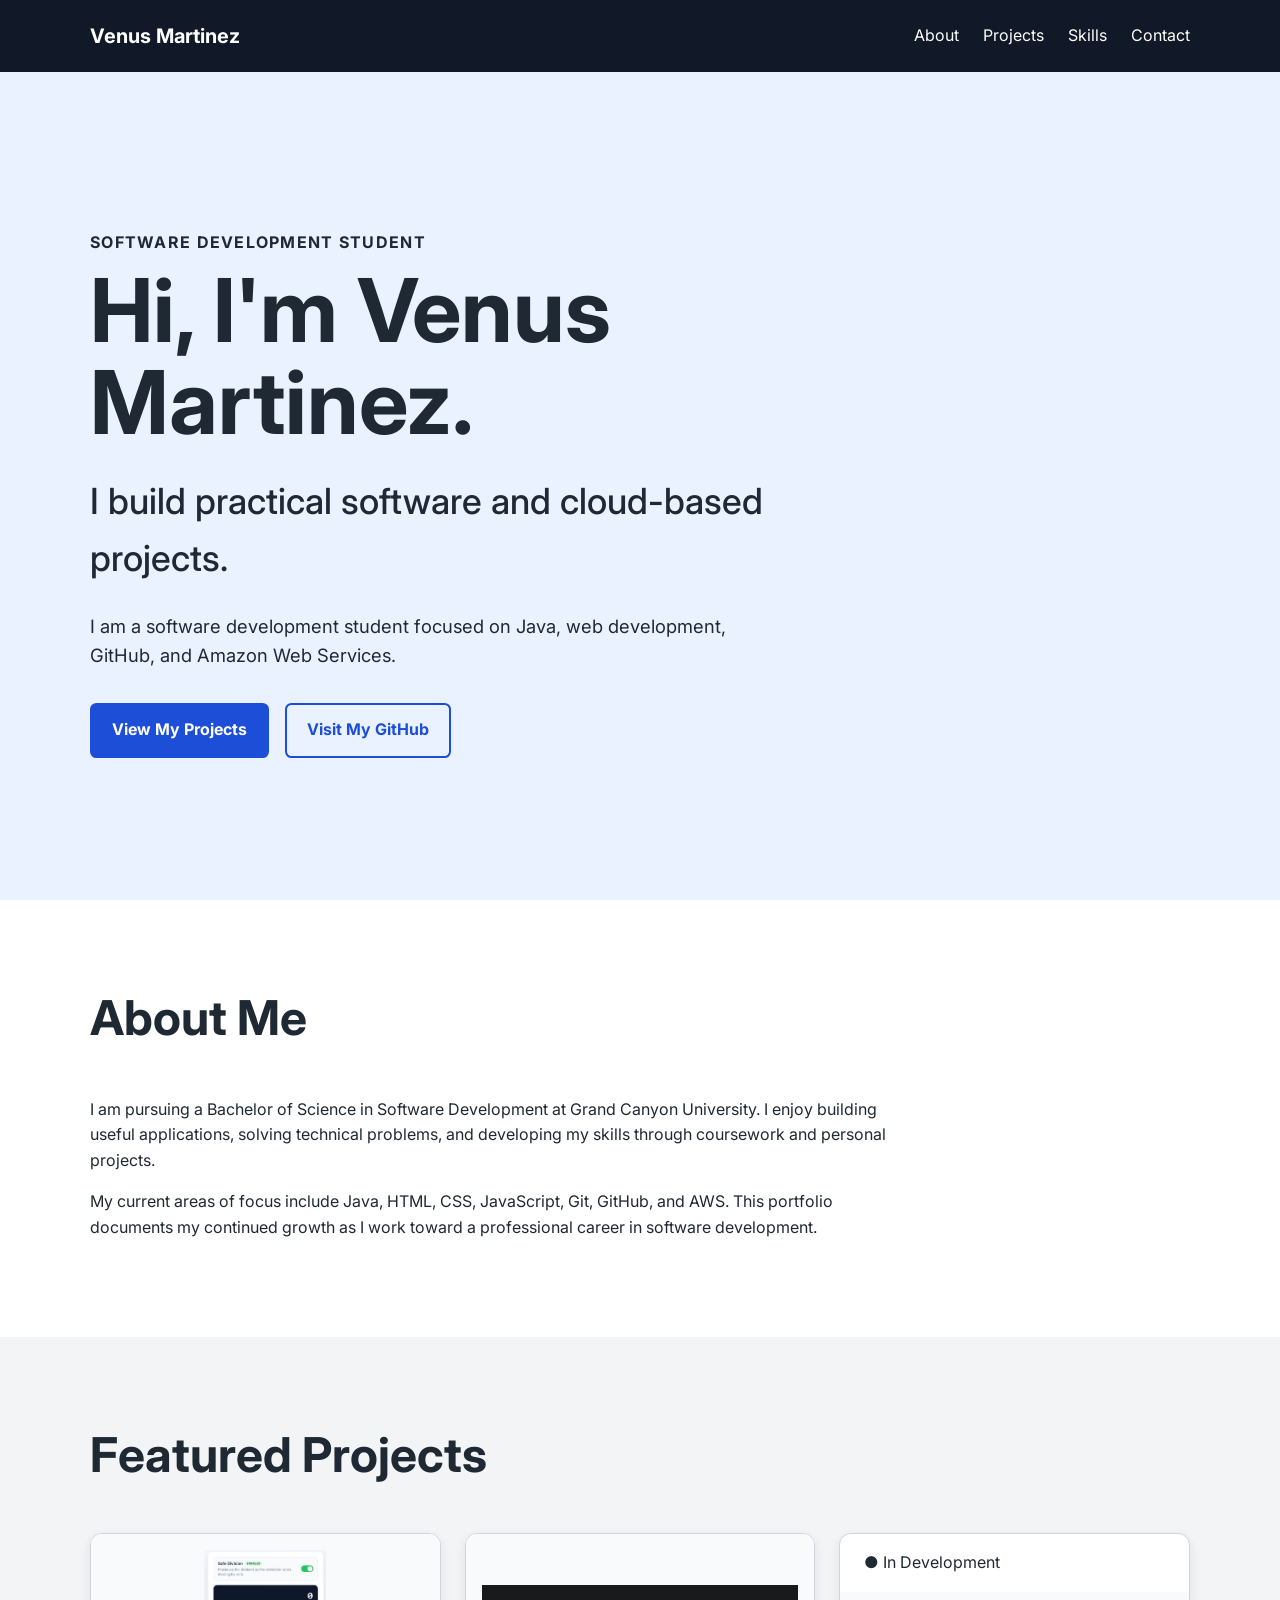
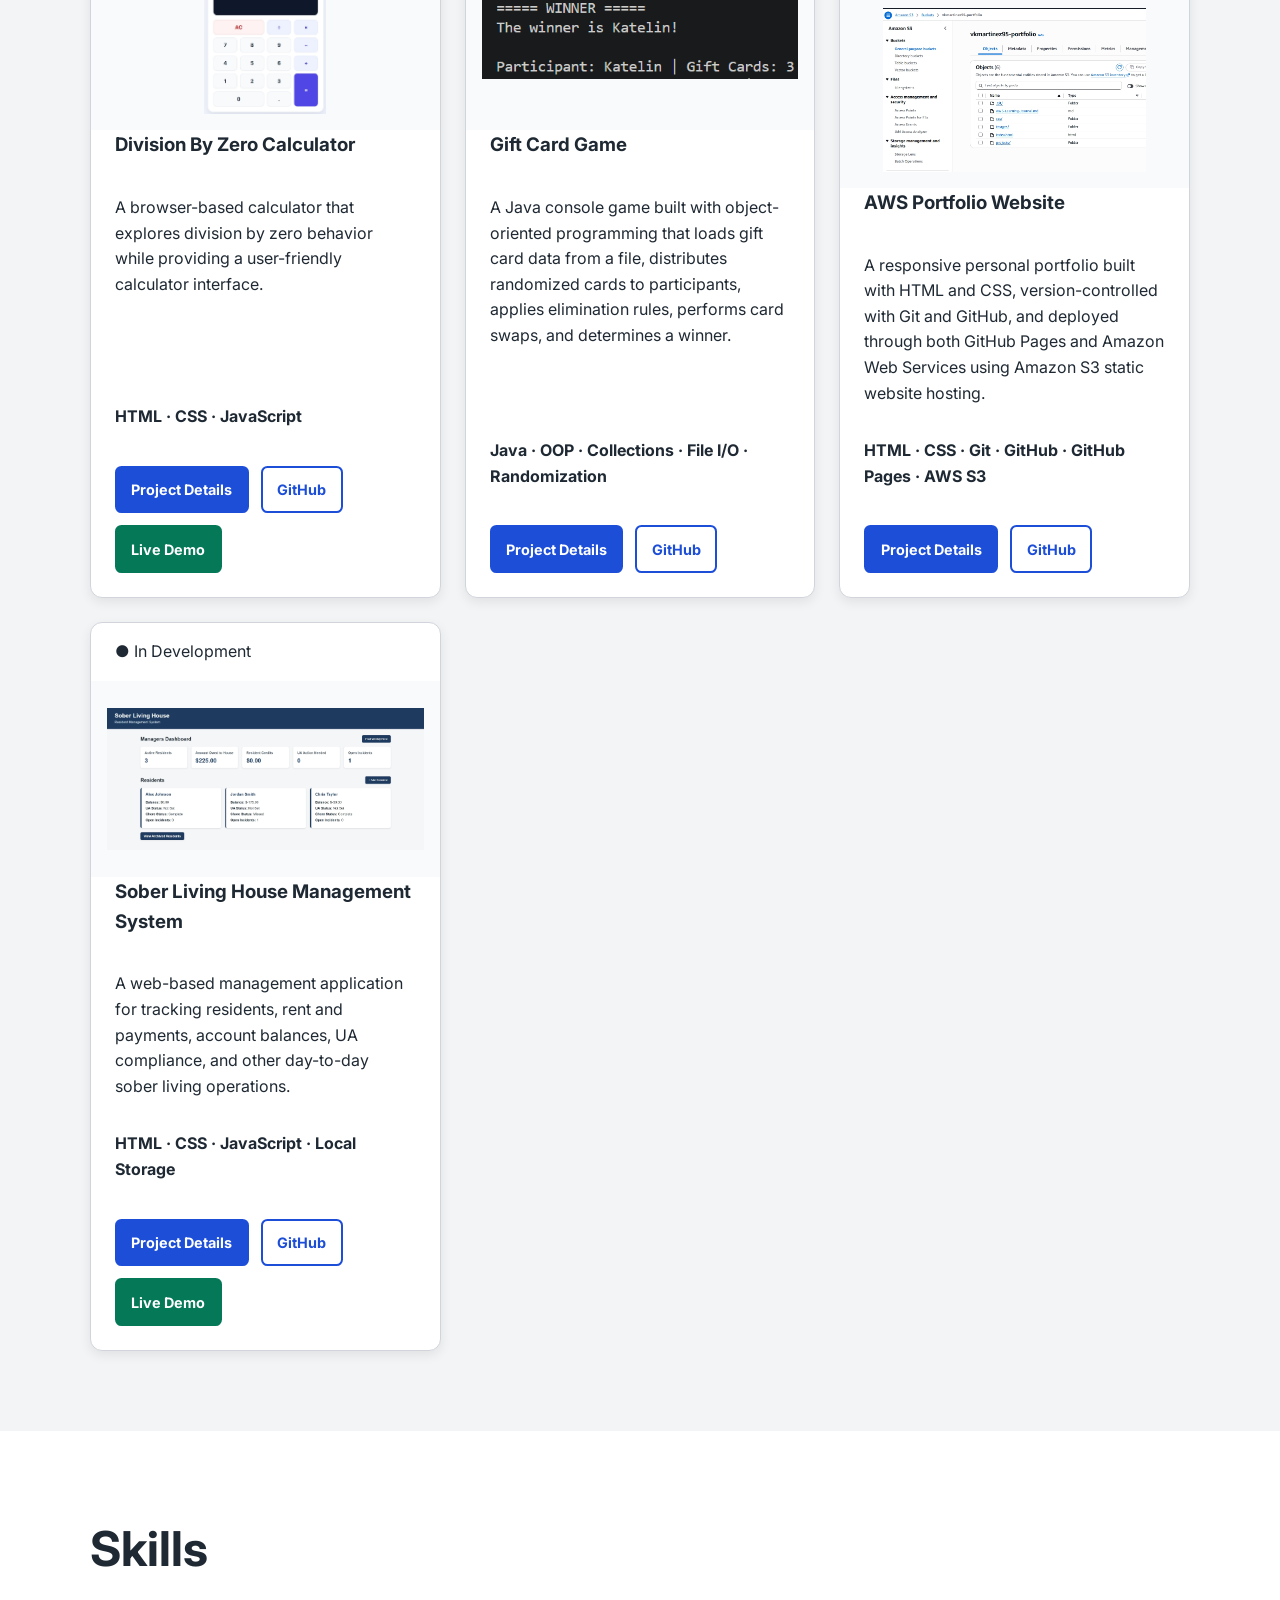
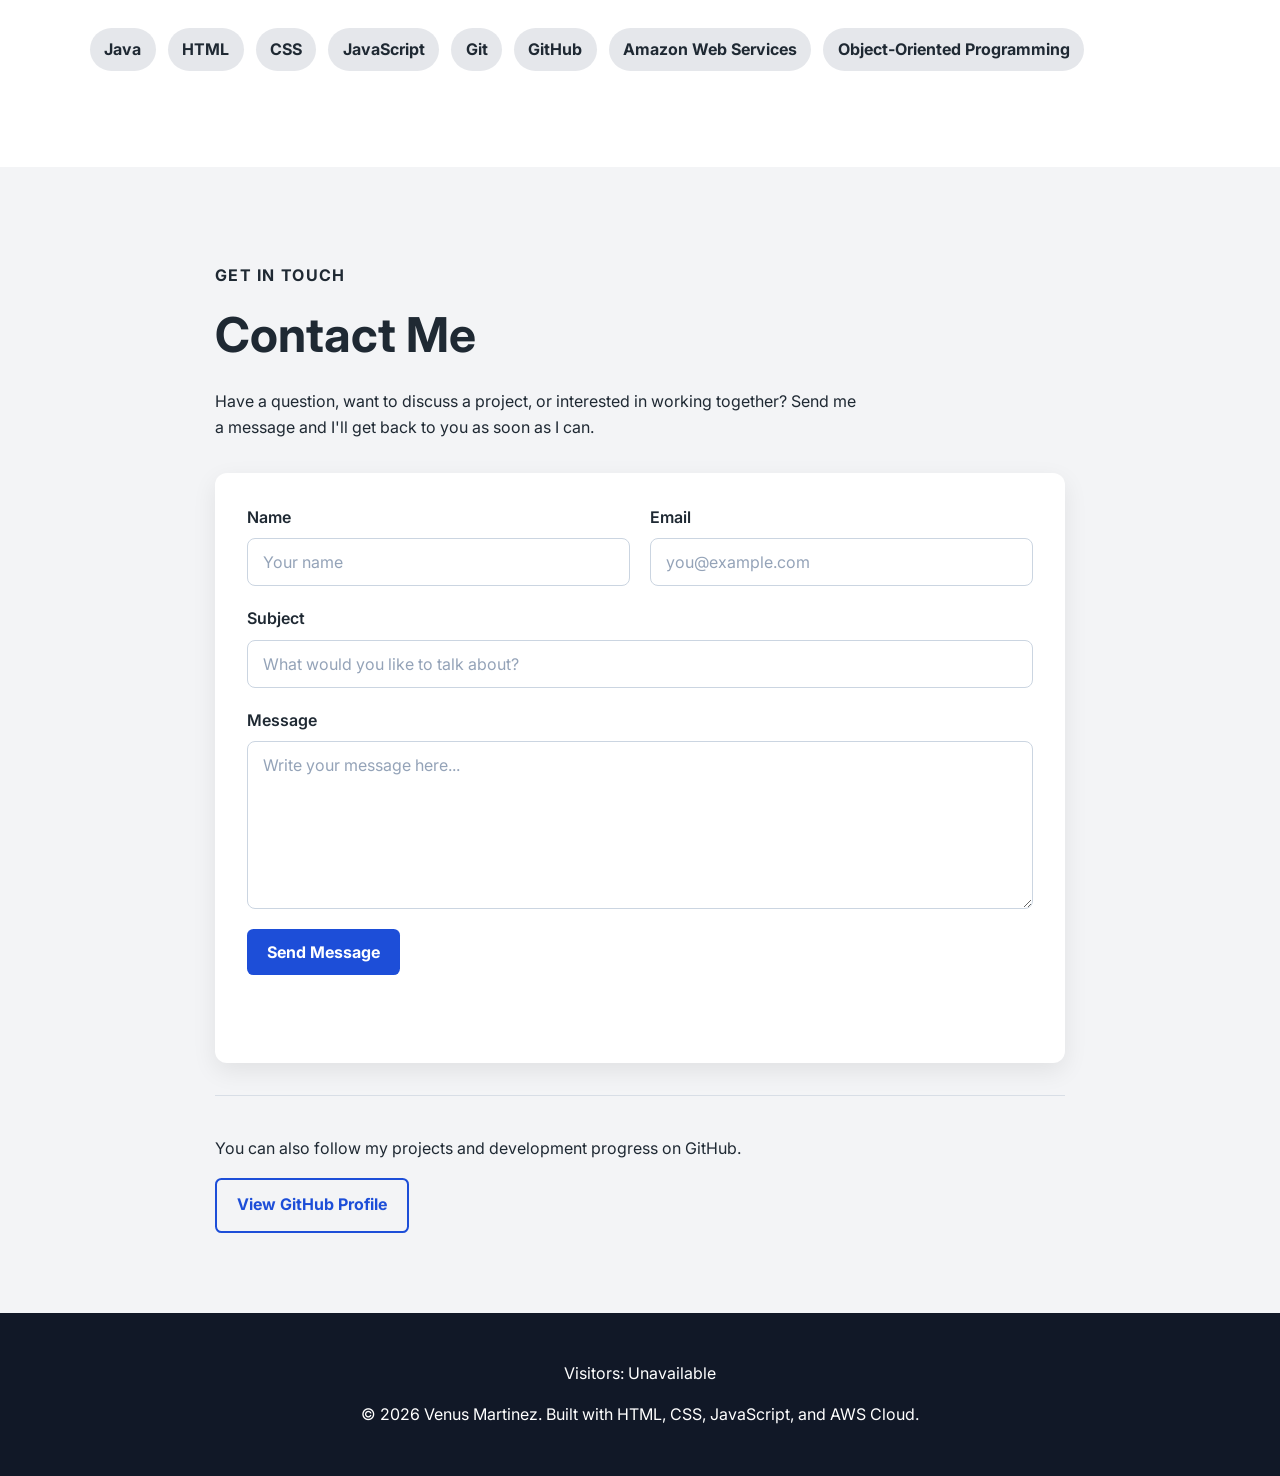
<file: index.html>
<!DOCTYPE html>
<html lang="en">

<head>
    <meta charset="UTF-8">
    <meta name="viewport" content="width=device-width, initial-scale=1.0">

    <meta name="description"
        content="The software development portfolio of Venus Martinez, featuring Java, web development, and AWS projects.">

    <title>Venus Martinez | Software Developer</title>

    <link rel="preconnect" href="https://fonts.googleapis.com">
    <link rel="preconnect" href="https://fonts.gstatic.com" crossorigin>
    <link href="https://fonts.googleapis.com/css2?family=Inter:wght@300;400;500;600;700;800&display=swap"
        rel="stylesheet">
    <link rel="stylesheet" href="css/styles.css">
</head>

<body>

    <header class="site-header">
        <nav class="navbar" aria-label="Main navigation">
            <a class="logo" href="#home">Venus Martinez</a>

            <ul class="nav-links">
                <li><a href="#about">About</a></li>
                <li><a href="#projects">Projects</a></li>
                <li><a href="#skills">Skills</a></li>
                <li><a href="#contact">Contact</a></li>
            </ul>
        </nav>
    </header>

    <main>

        <section class="hero" id="home">
            <div class="hero-content">
                <p class="eyebrow">Software Development Student</p>

                <h1>Hi, I'm Venus Martinez.</h1>

                <h2>I build practical software and cloud-based projects.</h2>

                <p class="hero-description">
                    I am a software development student focused on Java,
                    web development, GitHub, and Amazon Web Services.
                </p>

                <div class="hero-buttons">
                    <a class="button primary-button" href="#projects">
                        View My Projects
                    </a>

                    <a class="button secondary-button" href="https://github.com/Venus-Martinez" target="_blank"
                        rel="noopener noreferrer">
                        Visit My GitHub
                    </a>
                </div>
            </div>
        </section>

        <section class="section" id="about">
            <div class="section-container">
                <h2>About Me</h2>

                <p>
                    I am pursuing a Bachelor of Science in Software
                    Development at Grand Canyon University. I enjoy building
                    useful applications, solving technical problems, and
                    developing my skills through coursework and personal
                    projects.
                </p>

                <p>
                    My current areas of focus include Java, HTML, CSS,
                    JavaScript, Git, GitHub, and AWS. This portfolio documents
                    my continued growth as I work toward a professional career
                    in software development.
                </p>
            </div>
        </section>

        <section class="section alternate-section" id="projects">
            <div class="section-container">
                <h2>Featured Projects</h2>

                <div class="project-grid">

                    <article class="project-card">
                        <a class="project-image-link" href="projects/division-by-zero-calculator.html"
                            aria-label="View details for the Division By Zero Calculator">
                            <img class="project-card-image" src="images/division-by-zero-calculator.png"
                                alt="Division By Zero Calculator application interface">
                        </a>
                        <h3>Division By Zero Calculator</h3>

                        <p>
                            A browser-based calculator that explores division
                            by zero behavior while providing a user-friendly
                            calculator interface.
                        </p>

                        <p class="technology-list">
                            HTML · CSS · JavaScript
                        </p>

                        <div class="project-links">

                            <a href="projects/division-by-zero-calculator.html" class="button primary-button">
                                Project Details
                            </a>

                            <a href="https://github.com/Venus-Martinez/Calculator" class="button secondary-button"
                                target="_blank" rel="noopener noreferrer">
                                GitHub
                            </a>
                            <a href="https://venus-martinez.github.io/Calculator/" class="button demo-button"
                                target="_blank" rel="noopener noreferrer">
                                Live Demo
                            </a>

                        </div>

                    </article>

                    <article class="project-card">

                        <a class="project-image-link" href="projects/gift-card-game.html"
                            aria-label="View details for the Gift Card Game">

                            <img class="project-card-image" src="images/GiftCardGame-Winner.png"
                                alt="Gift Card Game console output showing the winning participant">

                        </a>

                        <h3>Gift Card Game</h3>

                        <p>
                            A Java console game built with object-oriented programming
                            that loads gift card data from a file, distributes randomized
                            cards to participants, applies elimination rules, performs
                            card swaps, and determines a winner.
                        </p>

                        <p class="technology-list">
                            Java · OOP · Collections · File I/O · Randomization
                        </p>

                        <div class="project-links">

                            <a href="projects/gift-card-game.html" class="button primary-button">
                                Project Details
                            </a>

                            <a href="https://github.com/Venus-Martinez/GiftCardGame" class="button secondary-button"
                                target="_blank" rel="noopener noreferrer">
                                GitHub
                            </a>

                        </div>

                    </article>

                    <article class="project-card">

                        <p class="project-status">● In Development</p>

                        <a class="project-image-link" href="projects/aws-portfolio-website.html"
                            aria-label="View details for the AWS Portfolio Website">

                            <img class="project-card-image" src="images/AWS-S3-Portfolio.jpeg"
                                alt="AWS Portfolio Website interface">

                        </a>

                        <h3>AWS Portfolio Website</h3>

                        <p>
                            A responsive personal portfolio built with HTML and CSS,
                            version-controlled with Git and GitHub, and deployed through
                            both GitHub Pages and Amazon Web Services using Amazon S3
                            static website hosting.
                        </p>

                        <p class="technology-list">
                            HTML · CSS · Git · GitHub · GitHub Pages · AWS S3
                        </p>

                        <div class="project-links">

                            <a href="projects/aws-portfolio-website.html" class="button primary-button">
                                Project Details
                            </a>

                            <a href="https://github.com/Venus-Martinez/PersonalPortfolioHomepage"
                                class="button secondary-button" target="_blank" rel="noopener noreferrer">
                                GitHub
                            </a>

                        </div>

                    </article>

                    <article class="project-card">

                        <p class="project-status">● In Development</p>

                        <a class="project-image-link" href="https://venus-martinez.github.io/SoberLivingManager/"
                            aria-label="View details for the Sober Living House Management System">

                            <img class="project-card-image" src="images/Sober-Living-Project.jpeg"
                                alt="Sober Living House Resident Management System dashboard">

                        </a>

                        <h3>Sober Living House Management System</h3>

                        <p>
                            A web-based management application for tracking residents,
                            rent and payments, account balances, UA compliance, and
                            other day-to-day sober living operations.
                        </p>

                        <p class="technology-list">
                            HTML · CSS · JavaScript · Local Storage
                        </p>

                        <div class="project-links">

                            <a href="projects/sober-living-project.html" class="button primary-button" target="_blank"
                                rel="noopener noreferrer">
                                Project Details
                            </a>

                            <a href="https://github.com/Venus-Martinez/SoberLivingManager"
                                class="button secondary-button" target="_blank" rel="noopener noreferrer">
                                GitHub
                            </a>

                            <a href="https://venus-martinez.github.io/SoberLivingManager/" class="button demo-button"
                                target="_blank" rel="noopener noreferrer">
                                Live Demo
                            </a>

                        </div>

                    </article>

                </div>
            </div>
        </section>

        <section class="section" id="skills">
            <div class="section-container">
                <h2>Skills</h2>

                <ul class="skills-list">
                    <li>Java</li>
                    <li>HTML</li>
                    <li>CSS</li>
                    <li>JavaScript</li>
                    <li>Git</li>
                    <li>GitHub</li>
                    <li>Amazon Web Services</li>
                    <li>Object-Oriented Programming</li>
                </ul>
            </div>
        </section>

        <section class="section alternate-section" id="contact">
            <div class="section-container contact-container">

                <div class="contact-intro">
                    <p class="eyebrow">Get In Touch</p>

                    <h2>Contact Me</h2>

                    <p>
                        Have a question, want to discuss a project, or interested in
                        working together? Send me a message and I'll get back to you
                        as soon as I can.
                    </p>
                </div>

                <form class="contact-form" id="contact-form">

                    <div class="form-row">

                        <div class="form-group">
                            <label for="contact-name">Name</label>
                            <input type="text" id="contact-name" name="name" placeholder="Your name" required>
                        </div>

                        <div class="form-group">
                            <label for="contact-email">Email</label>
                            <input type="email" id="contact-email" name="email" placeholder="you@example.com" required>
                        </div>

                    </div>

                    <div class="form-group">
                        <label for="contact-subject">Subject</label>
                        <input type="text" id="contact-subject" name="subject"
                            placeholder="What would you like to talk about?" required>
                    </div>

                    <div class="form-group">
                        <label for="contact-message">Message</label>
                        <textarea id="contact-message" name="message" rows="7" placeholder="Write your message here..."
                            required></textarea>
                    </div>

                    <!-- Spam honeypot. Real visitors won't see this. -->
                    <div class="website-field" aria-hidden="true">
                        <label for="website">Website</label>
                        <input type="text" id="website" name="website" tabindex="-1" autocomplete="off">
                    </div>

                    <button type="submit" class="button primary-button contact-submit-button" id="contact-submit">
                        Send Message
                    </button>

                    <p class="form-status" id="form-status" role="status" aria-live="polite"></p>

                </form>

                <div class="contact-github">
                    <p>
                        You can also follow my projects and development progress on GitHub.
                    </p>

                    <a class="button secondary-button" href="https://github.com/Venus-Martinez" target="_blank"
                        rel="noopener noreferrer">
                        View GitHub Profile
                    </a>
                </div>

            </div>
        </section>

    </main>

    <footer class="site-footer">
        <p>Visitors: <span id="visitor-count">Loading...</span></p>
        <p>
            &copy; 2026 Venus Martinez. Built with HTML, CSS, JavaScript, and AWS Cloud.
        </p>
    </footer>
    <script src="js/visitorCount.js"></script>
    <script src="js/contactApi.js"></script>
</body>

</html>
</file>
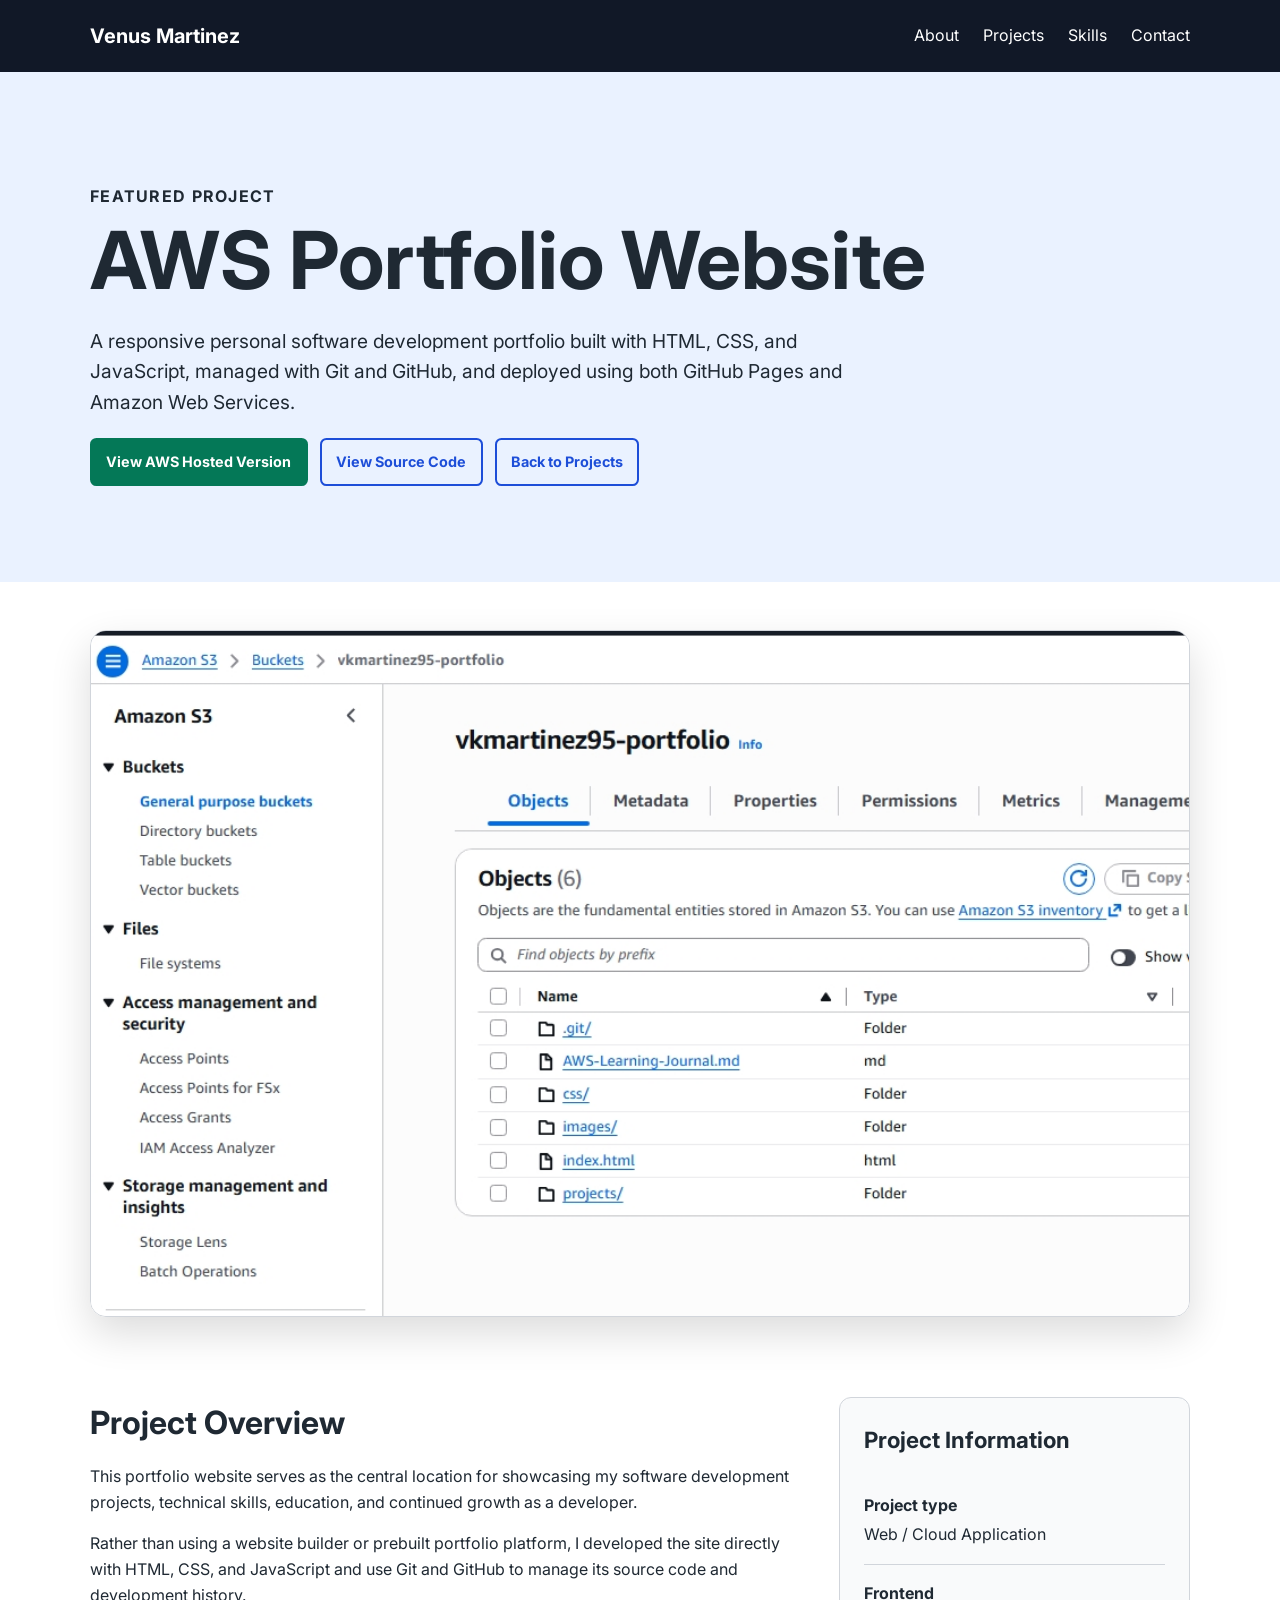
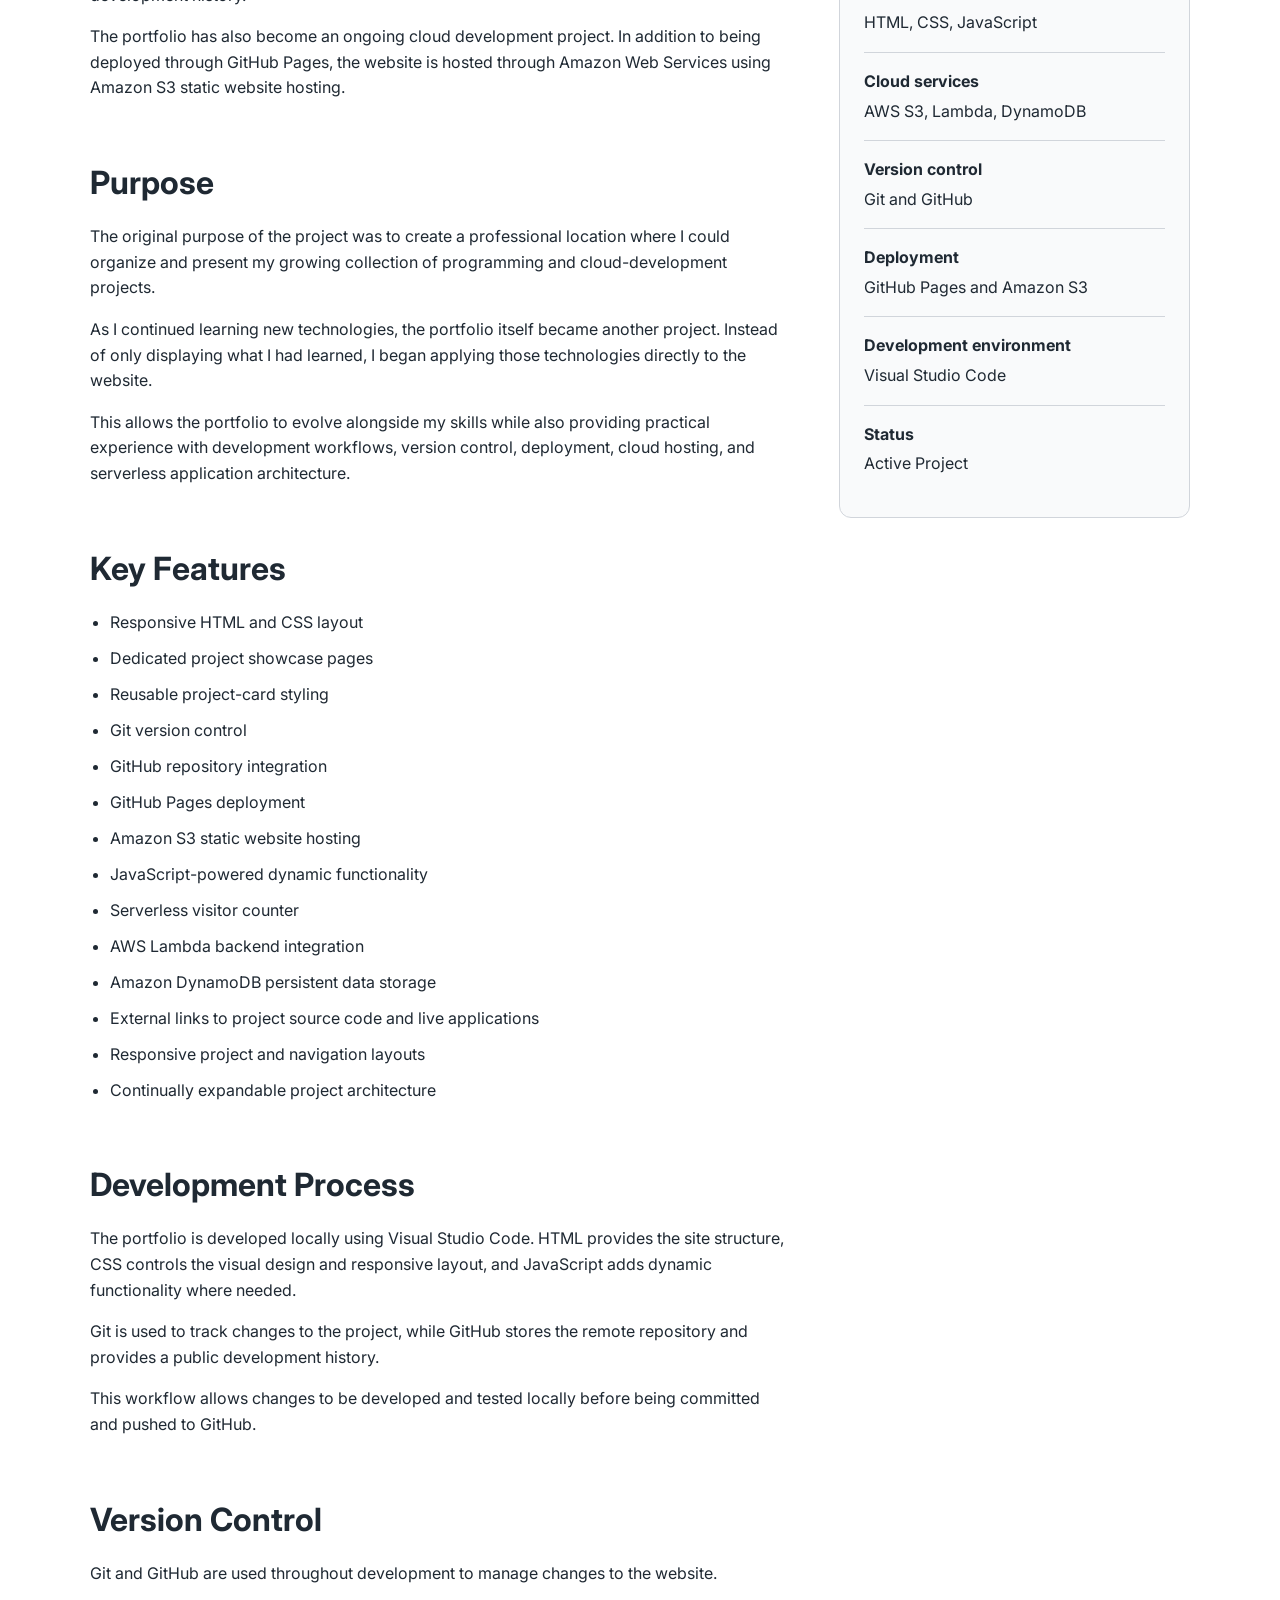
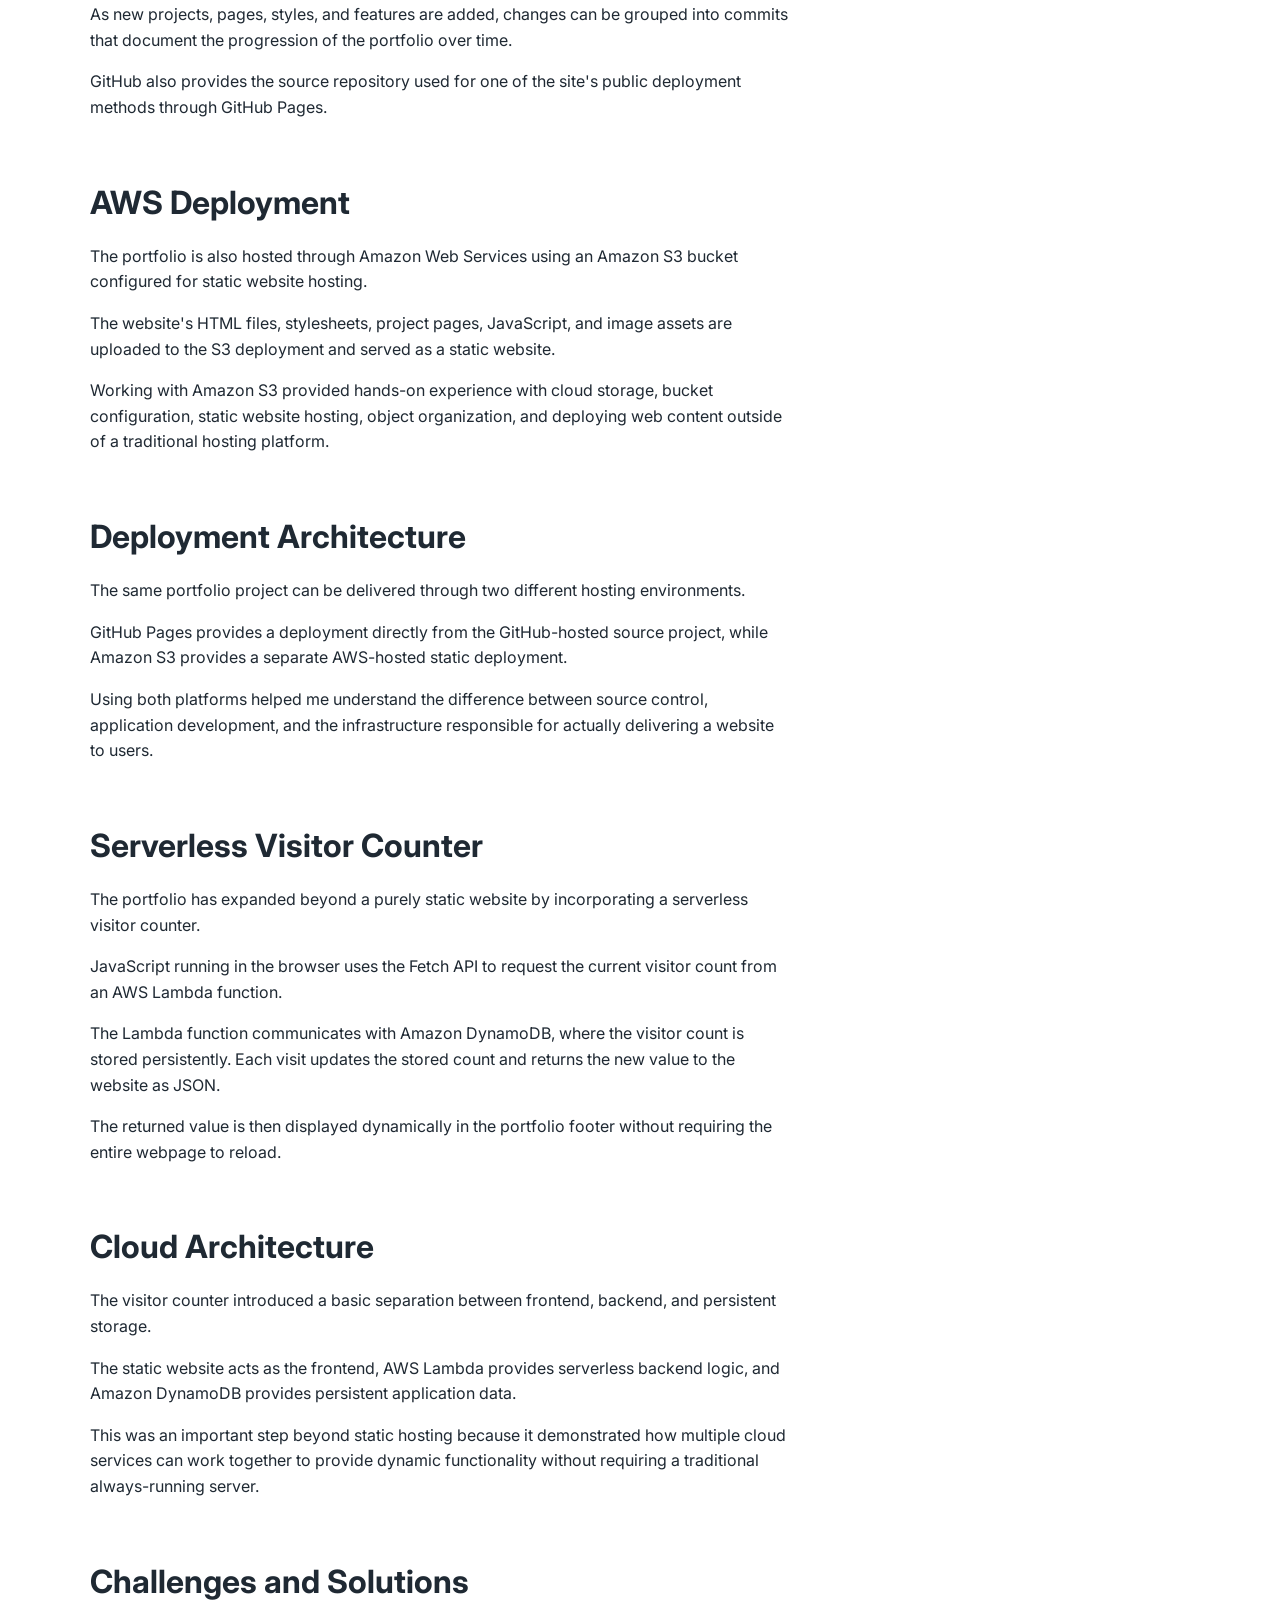
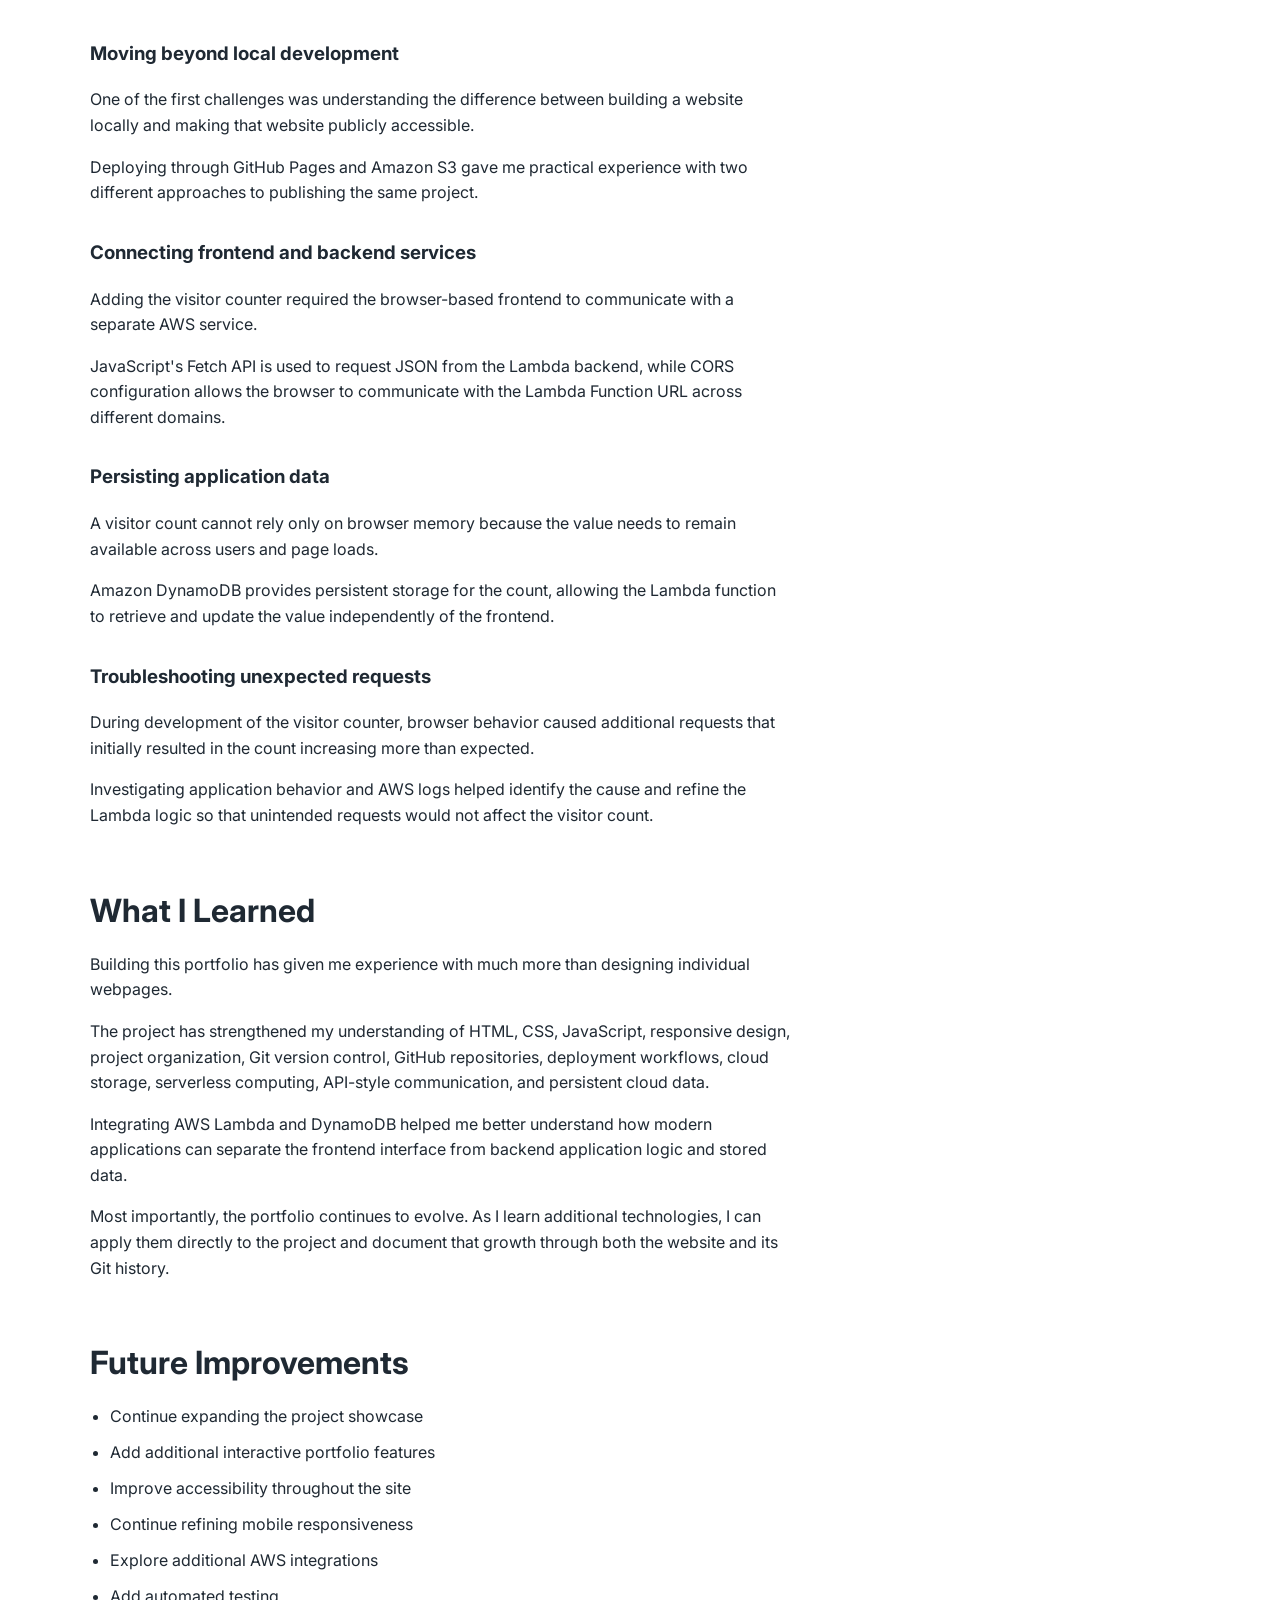
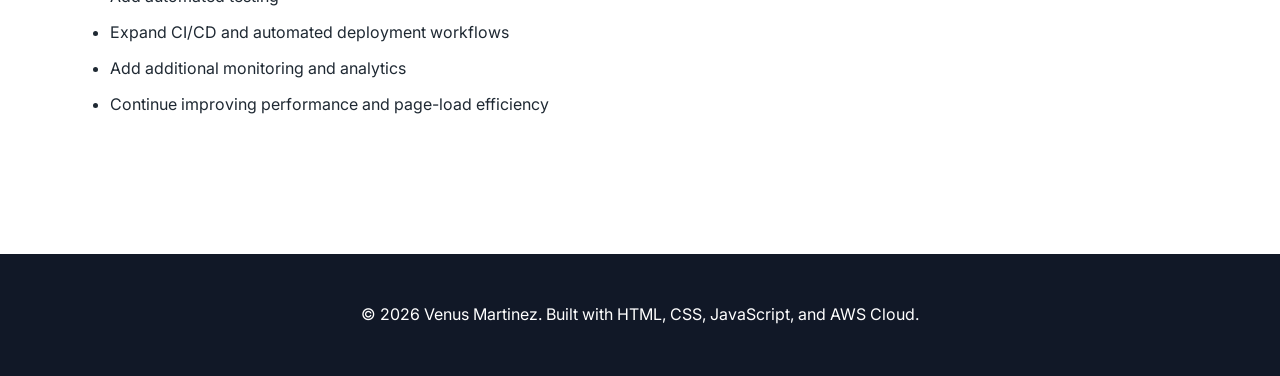
<file: projects/aws-portfolio-website.html>
<!DOCTYPE html>
<html lang="en">

<head>
    <meta charset="UTF-8">
    <meta name="viewport" content="width=device-width, initial-scale=1.0">

    <meta name="description"
        content="A detailed look at the AWS Portfolio Website developed by Venus Martinez using HTML, CSS, JavaScript, GitHub, and Amazon Web Services.">

    <title>AWS Portfolio Website | Venus Martinez</title>

    <link rel="preconnect" href="https://fonts.googleapis.com">
    <link rel="preconnect" href="https://fonts.gstatic.com" crossorigin>

    <link href="https://fonts.googleapis.com/css2?family=Inter:wght@300;400;500;600;700;800&display=swap"
        rel="stylesheet">

    <link rel="stylesheet" href="../css/styles.css">
</head>

<body>

    <header class="site-header">

        <nav class="navbar" aria-label="Main navigation">

            <a class="logo" href="../index.html">
                Venus Martinez
            </a>

            <ul class="nav-links">
                <li><a href="../index.html#about">About</a></li>
                <li><a href="../index.html#projects">Projects</a></li>
                <li><a href="../index.html#skills">Skills</a></li>
                <li><a href="../index.html#contact">Contact</a></li>
            </ul>

        </nav>

    </header>


    <main>

        <!-- PROJECT HERO -->

        <section class="project-hero">

            <div class="section-container">

                <p class="eyebrow">
                    Featured Project
                </p>

                <h1>AWS Portfolio Website</h1>

                <p class="project-summary">
                    A responsive personal software development portfolio built
                    with HTML, CSS, and JavaScript, managed with Git and GitHub,
                    and deployed using both GitHub Pages and Amazon Web Services.
                </p>

                <div class="project-links">

                    <a class="button demo-button" href="http://vkmartinez95-portfolio.s3-website.us-east-2.amazonaws.com/" target="_blank"
                        rel="noopener noreferrer">
                        View AWS Hosted Version
                    </a>

                    <a class="button secondary-button"
                        href="https://github.com/Venus-Martinez/PersonalPortfolioHomepage"
                        target="_blank"
                        rel="noopener noreferrer">
                        View Source Code
                    </a>

                    <a class="button secondary-button"
                        href="../index.html#projects">
                        Back to Projects
                    </a>

                </div>

            </div>

        </section>


        <!-- PROJECT SHOWCASE -->

        <section class="project-showcase">

            <div class="section-container">

                <img class="project-showcase-image"
                    src="../images/AWS-S3-Portfolio.jpeg"
                    alt="Amazon S3 console showing the files used to deploy the portfolio website">

            </div>

        </section>


        <!-- PROJECT DETAILS -->

        <section class="section">

            <div class="project-detail-container">


                <!-- MAIN CONTENT -->

                <article class="project-main-content">


                    <!-- PROJECT OVERVIEW -->

                    <section class="project-detail-section">

                        <h2>Project Overview</h2>

                        <p>
                            This portfolio website serves as the central location
                            for showcasing my software development projects,
                            technical skills, education, and continued growth as
                            a developer.
                        </p>

                        <p>
                            Rather than using a website builder or prebuilt
                            portfolio platform, I developed the site directly
                            with HTML, CSS, and JavaScript and use Git and GitHub
                            to manage its source code and development history.
                        </p>

                        <p>
                            The portfolio has also become an ongoing cloud
                            development project. In addition to being deployed
                            through GitHub Pages, the website is hosted through
                            Amazon Web Services using Amazon S3 static website
                            hosting.
                        </p>

                    </section>


                    <!-- PURPOSE -->

                    <section class="project-detail-section">

                        <h2>Purpose</h2>

                        <p>
                            The original purpose of the project was to create a
                            professional location where I could organize and
                            present my growing collection of programming and
                            cloud-development projects.
                        </p>

                        <p>
                            As I continued learning new technologies, the
                            portfolio itself became another project. Instead of
                            only displaying what I had learned, I began applying
                            those technologies directly to the website.
                        </p>

                        <p>
                            This allows the portfolio to evolve alongside my
                            skills while also providing practical experience
                            with development workflows, version control,
                            deployment, cloud hosting, and serverless
                            application architecture.
                        </p>

                    </section>


                    <!-- KEY FEATURES -->

                    <section class="project-detail-section">

                        <h2>Key Features</h2>

                        <ul class="feature-list">

                            <li>
                                Responsive HTML and CSS layout
                            </li>

                            <li>
                                Dedicated project showcase pages
                            </li>

                            <li>
                                Reusable project-card styling
                            </li>

                            <li>
                                Git version control
                            </li>

                            <li>
                                GitHub repository integration
                            </li>

                            <li>
                                GitHub Pages deployment
                            </li>

                            <li>
                                Amazon S3 static website hosting
                            </li>

                            <li>
                                JavaScript-powered dynamic functionality
                            </li>

                            <li>
                                Serverless visitor counter
                            </li>

                            <li>
                                AWS Lambda backend integration
                            </li>

                            <li>
                                Amazon DynamoDB persistent data storage
                            </li>

                            <li>
                                External links to project source code and live applications
                            </li>

                            <li>
                                Responsive project and navigation layouts
                            </li>

                            <li>
                                Continually expandable project architecture
                            </li>

                        </ul>

                    </section>


                    <!-- DEVELOPMENT -->

                    <section class="project-detail-section">

                        <h2>Development Process</h2>

                        <p>
                            The portfolio is developed locally using Visual
                            Studio Code. HTML provides the site structure, CSS
                            controls the visual design and responsive layout,
                            and JavaScript adds dynamic functionality where
                            needed.
                        </p>

                        <p>
                            Git is used to track changes to the project, while
                            GitHub stores the remote repository and provides a
                            public development history.
                        </p>

                        <p>
                            This workflow allows changes to be developed and
                            tested locally before being committed and pushed to
                            GitHub.
                        </p>

                    </section>


                    <!-- VERSION CONTROL -->

                    <section class="project-detail-section">

                        <h2>Version Control</h2>

                        <p>
                            Git and GitHub are used throughout development to
                            manage changes to the website.
                        </p>

                        <p>
                            As new projects, pages, styles, and features are
                            added, changes can be grouped into commits that
                            document the progression of the portfolio over time.
                        </p>

                        <p>
                            GitHub also provides the source repository used for
                            one of the site's public deployment methods through
                            GitHub Pages.
                        </p>

                    </section>


                    <!-- AWS DEPLOYMENT -->

                    <section class="project-detail-section">

                        <h2>AWS Deployment</h2>

                        <p>
                            The portfolio is also hosted through Amazon Web
                            Services using an Amazon S3 bucket configured for
                            static website hosting.
                        </p>

                        <p>
                            The website's HTML files, stylesheets, project
                            pages, JavaScript, and image assets are uploaded to
                            the S3 deployment and served as a static website.
                        </p>

                        <p>
                            Working with Amazon S3 provided hands-on experience
                            with cloud storage, bucket configuration, static
                            website hosting, object organization, and deploying
                            web content outside of a traditional hosting
                            platform.
                        </p>

                    </section>


                    <!-- DUAL DEPLOYMENT -->

                    <section class="project-detail-section">

                        <h2>Deployment Architecture</h2>

                        <p>
                            The same portfolio project can be delivered through
                            two different hosting environments.
                        </p>

                        <p>
                            GitHub Pages provides a deployment directly from the
                            GitHub-hosted source project, while Amazon S3
                            provides a separate AWS-hosted static deployment.
                        </p>

                        <p>
                            Using both platforms helped me understand the
                            difference between source control, application
                            development, and the infrastructure responsible for
                            actually delivering a website to users.
                        </p>

                    </section>


                    <!-- SERVERLESS COUNTER -->

                    <section class="project-detail-section">

                        <h2>Serverless Visitor Counter</h2>

                        <p>
                            The portfolio has expanded beyond a purely static
                            website by incorporating a serverless visitor
                            counter.
                        </p>

                        <p>
                            JavaScript running in the browser uses the Fetch API
                            to request the current visitor count from an AWS
                            Lambda function.
                        </p>

                        <p>
                            The Lambda function communicates with Amazon
                            DynamoDB, where the visitor count is stored
                            persistently. Each visit updates the stored count
                            and returns the new value to the website as JSON.
                        </p>

                        <p>
                            The returned value is then displayed dynamically in
                            the portfolio footer without requiring the entire
                            webpage to reload.
                        </p>

                    </section>


                    <!-- CLOUD ARCHITECTURE -->

                    <section class="project-detail-section">

                        <h2>Cloud Architecture</h2>

                        <p>
                            The visitor counter introduced a basic separation
                            between frontend, backend, and persistent storage.
                        </p>

                        <p>
                            The static website acts as the frontend, AWS Lambda
                            provides serverless backend logic, and Amazon
                            DynamoDB provides persistent application data.
                        </p>

                        <p>
                            This was an important step beyond static hosting
                            because it demonstrated how multiple cloud services
                            can work together to provide dynamic functionality
                            without requiring a traditional always-running
                            server.
                        </p>

                    </section>


                    <!-- CHALLENGES -->

                    <section class="project-detail-section">

                        <h2>Challenges and Solutions</h2>


                        <h3>Moving beyond local development</h3>

                        <p>
                            One of the first challenges was understanding the
                            difference between building a website locally and
                            making that website publicly accessible.
                        </p>

                        <p>
                            Deploying through GitHub Pages and Amazon S3 gave me
                            practical experience with two different approaches
                            to publishing the same project.
                        </p>


                        <h3>Connecting frontend and backend services</h3>

                        <p>
                            Adding the visitor counter required the browser-based
                            frontend to communicate with a separate AWS service.
                        </p>

                        <p>
                            JavaScript's Fetch API is used to request JSON from
                            the Lambda backend, while CORS configuration allows
                            the browser to communicate with the Lambda Function
                            URL across different domains.
                        </p>


                        <h3>Persisting application data</h3>

                        <p>
                            A visitor count cannot rely only on browser memory
                            because the value needs to remain available across
                            users and page loads.
                        </p>

                        <p>
                            Amazon DynamoDB provides persistent storage for the
                            count, allowing the Lambda function to retrieve and
                            update the value independently of the frontend.
                        </p>


                        <h3>Troubleshooting unexpected requests</h3>

                        <p>
                            During development of the visitor counter, browser
                            behavior caused additional requests that initially
                            resulted in the count increasing more than expected.
                        </p>

                        <p>
                            Investigating application behavior and AWS logs
                            helped identify the cause and refine the Lambda
                            logic so that unintended requests would not affect
                            the visitor count.
                        </p>

                    </section>


                    <!-- WHAT I LEARNED -->

                    <section class="project-detail-section">

                        <h2>What I Learned</h2>

                        <p>
                            Building this portfolio has given me experience with
                            much more than designing individual webpages.
                        </p>

                        <p>
                            The project has strengthened my understanding of
                            HTML, CSS, JavaScript, responsive design, project
                            organization, Git version control, GitHub
                            repositories, deployment workflows, cloud storage,
                            serverless computing, API-style communication, and
                            persistent cloud data.
                        </p>

                        <p>
                            Integrating AWS Lambda and DynamoDB helped me better
                            understand how modern applications can separate the
                            frontend interface from backend application logic
                            and stored data.
                        </p>

                        <p>
                            Most importantly, the portfolio continues to evolve.
                            As I learn additional technologies, I can apply them
                            directly to the project and document that growth
                            through both the website and its Git history.
                        </p>

                    </section>


                    <!-- FUTURE IMPROVEMENTS -->

                    <section class="project-detail-section">

                        <h2>Future Improvements</h2>

                        <ul class="feature-list">

                            <li>
                                Continue expanding the project showcase
                            </li>

                            <li>
                                Add additional interactive portfolio features
                            </li>

                            <li>
                                Improve accessibility throughout the site
                            </li>

                            <li>
                                Continue refining mobile responsiveness
                            </li>

                            <li>
                                Explore additional AWS integrations
                            </li>

                            <li>
                                Add automated testing
                            </li>

                            <li>
                                Expand CI/CD and automated deployment workflows
                            </li>

                            <li>
                                Add additional monitoring and analytics
                            </li>

                            <li>
                                Continue improving performance and page-load efficiency
                            </li>

                        </ul>

                    </section>


                </article>


                <!-- SIDEBAR -->

                <aside class="project-sidebar">

                    <div class="project-info-card">

                        <h2>Project Information</h2>

                        <dl class="project-facts">

                            <div>
                                <dt>Project type</dt>
                                <dd>Web / Cloud Application</dd>
                            </div>

                            <div>
                                <dt>Frontend</dt>
                                <dd>HTML, CSS, JavaScript</dd>
                            </div>

                            <div>
                                <dt>Cloud services</dt>
                                <dd>AWS S3, Lambda, DynamoDB</dd>
                            </div>

                            <div>
                                <dt>Version control</dt>
                                <dd>Git and GitHub</dd>
                            </div>

                            <div>
                                <dt>Deployment</dt>
                                <dd>GitHub Pages and Amazon S3</dd>
                            </div>

                            <div>
                                <dt>Development environment</dt>
                                <dd>Visual Studio Code</dd>
                            </div>

                            <div>
                                <dt>Status</dt>
                                <dd>Active Project</dd>
                            </div>

                        </dl>

                    </div>

                </aside>


            </div>

        </section>

    </main>


    <footer class="site-footer">

        <p>
            &copy; 2026 Venus Martinez. Built with HTML, CSS, JavaScript,
            and AWS Cloud.
        </p>

    </footer>

</body>

</html>
</file>
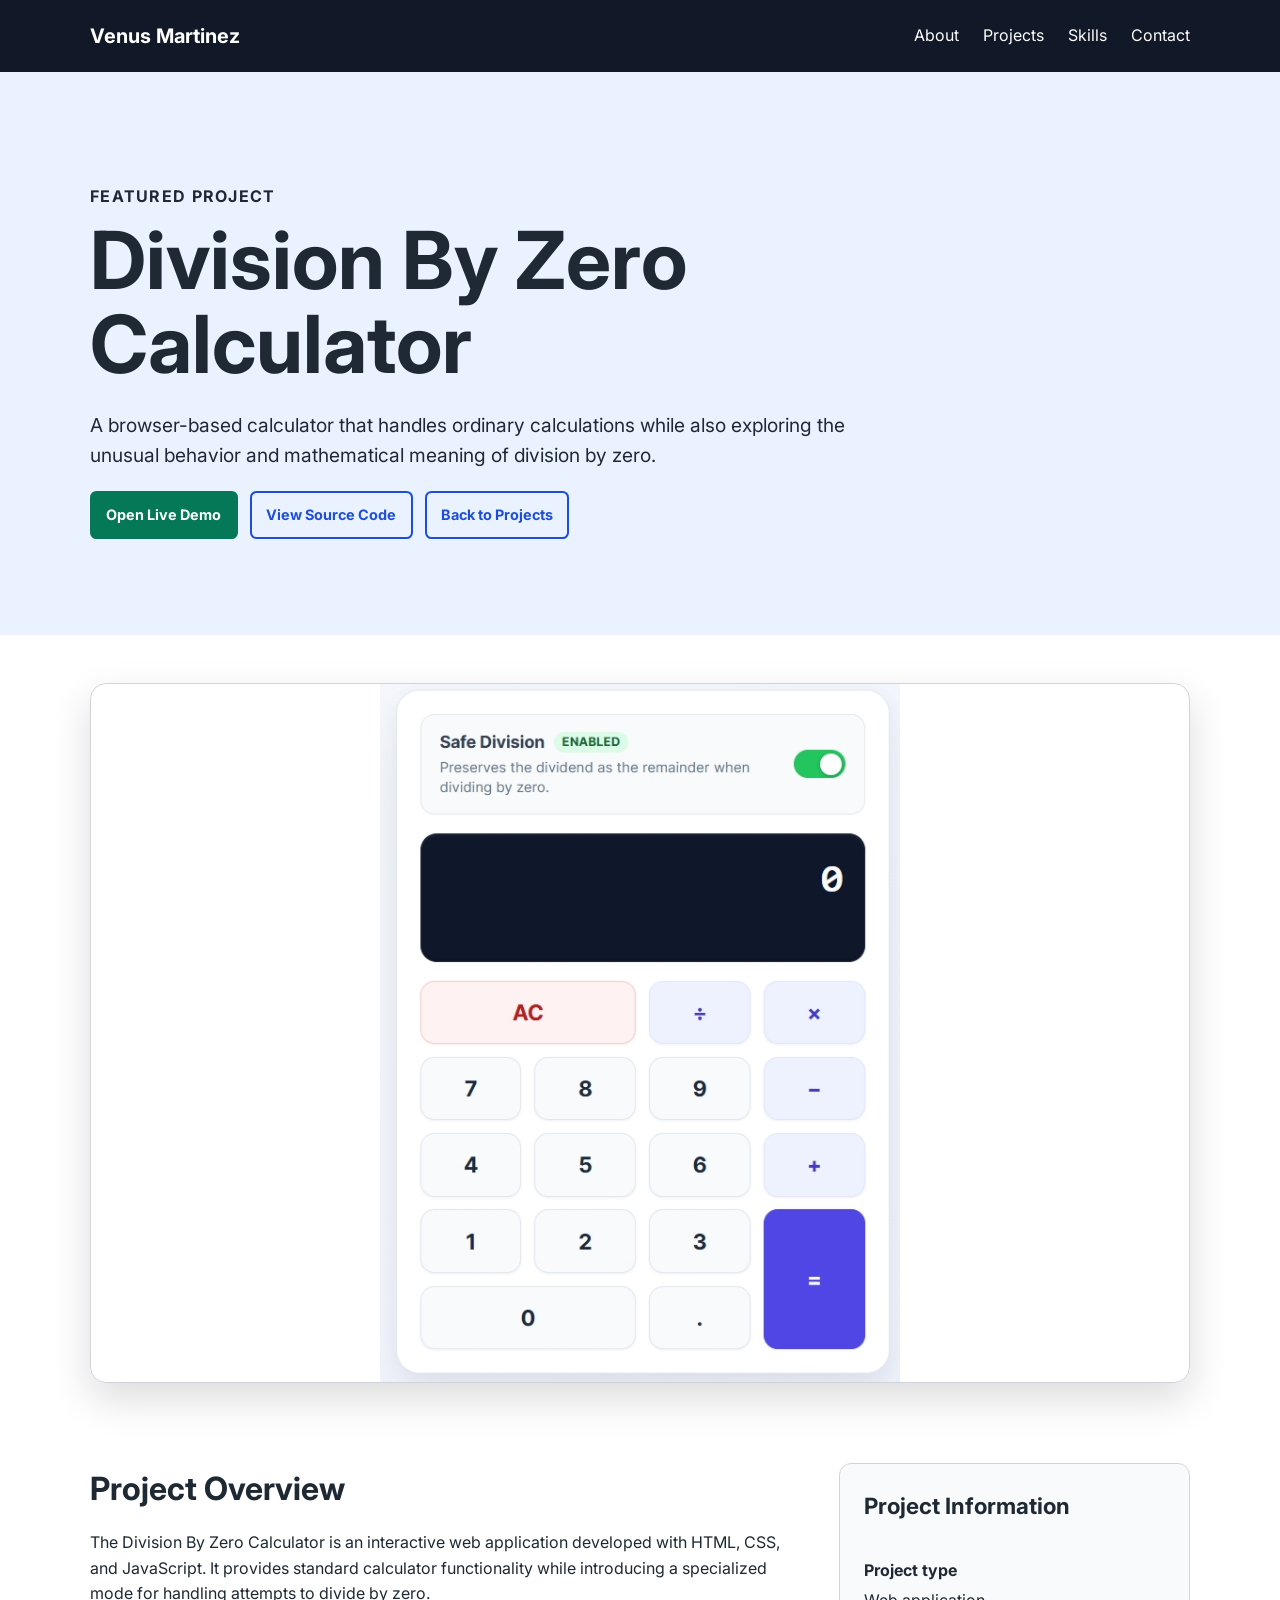
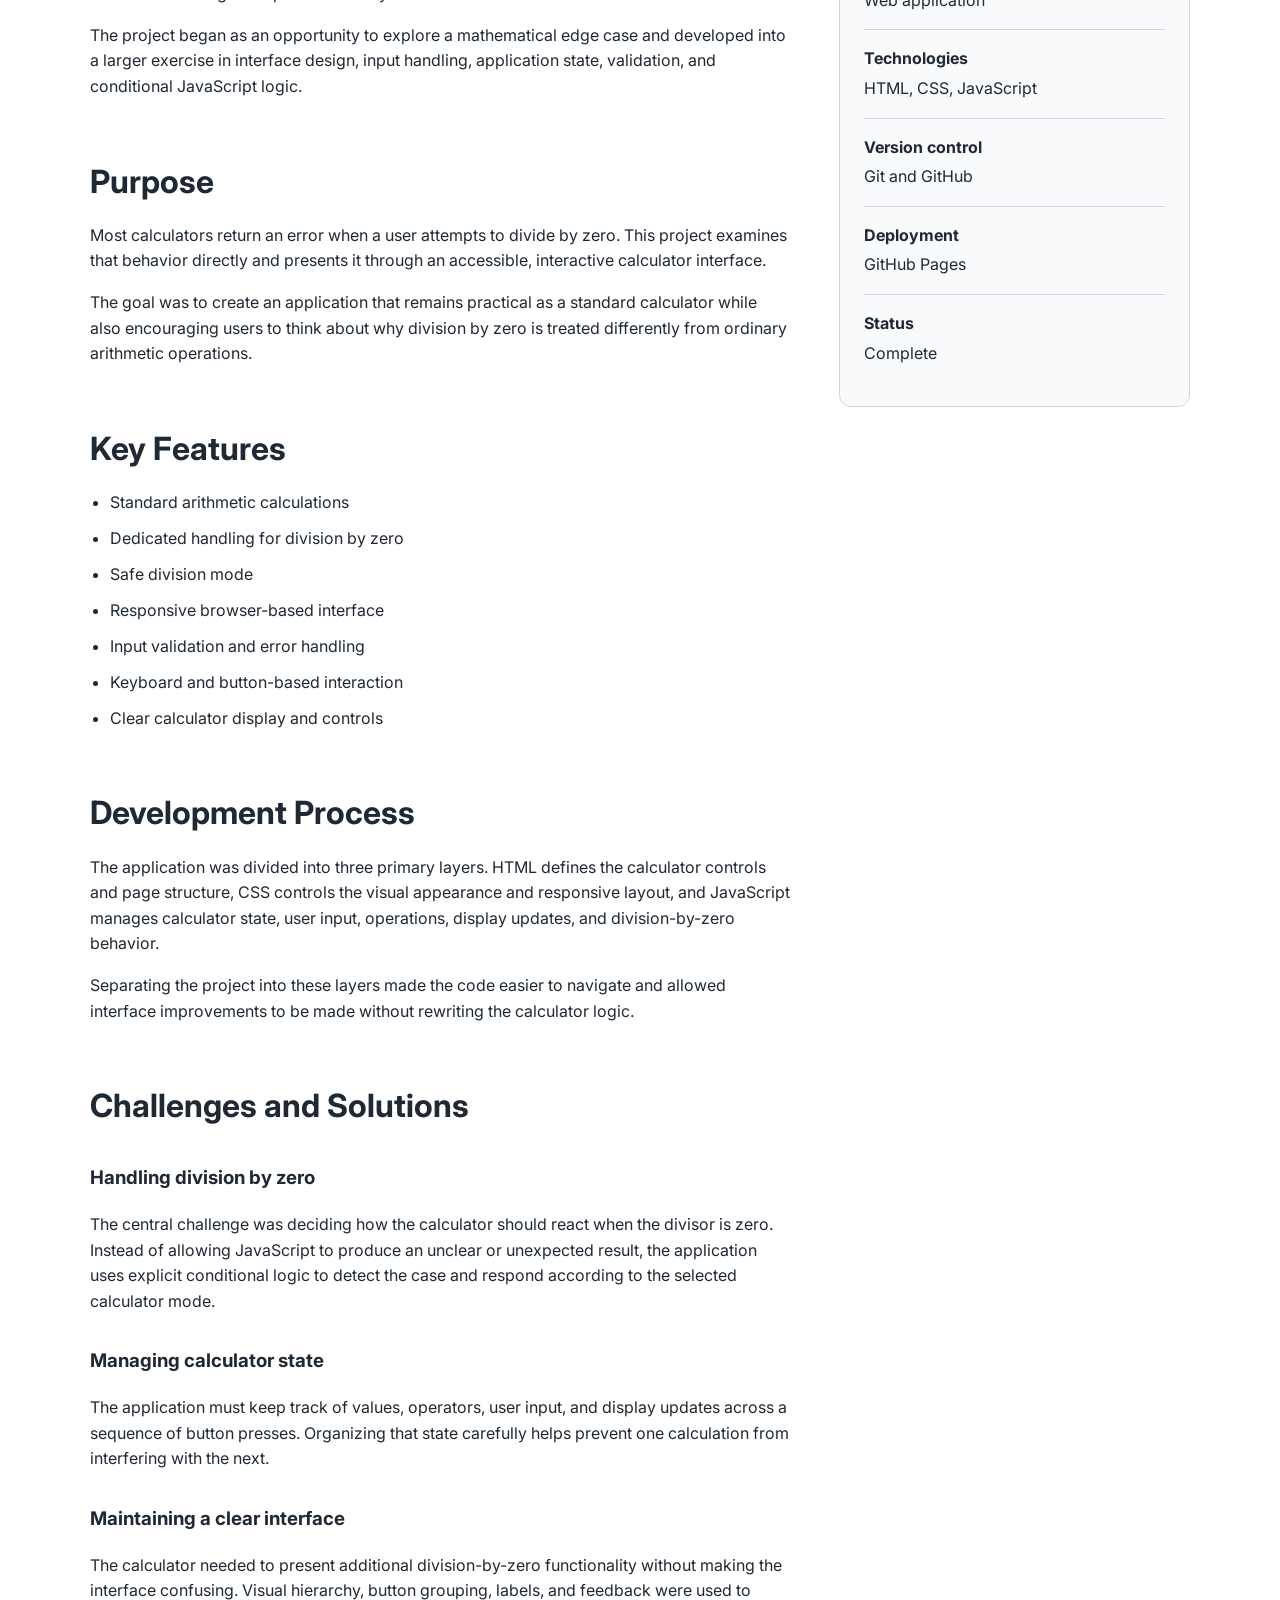
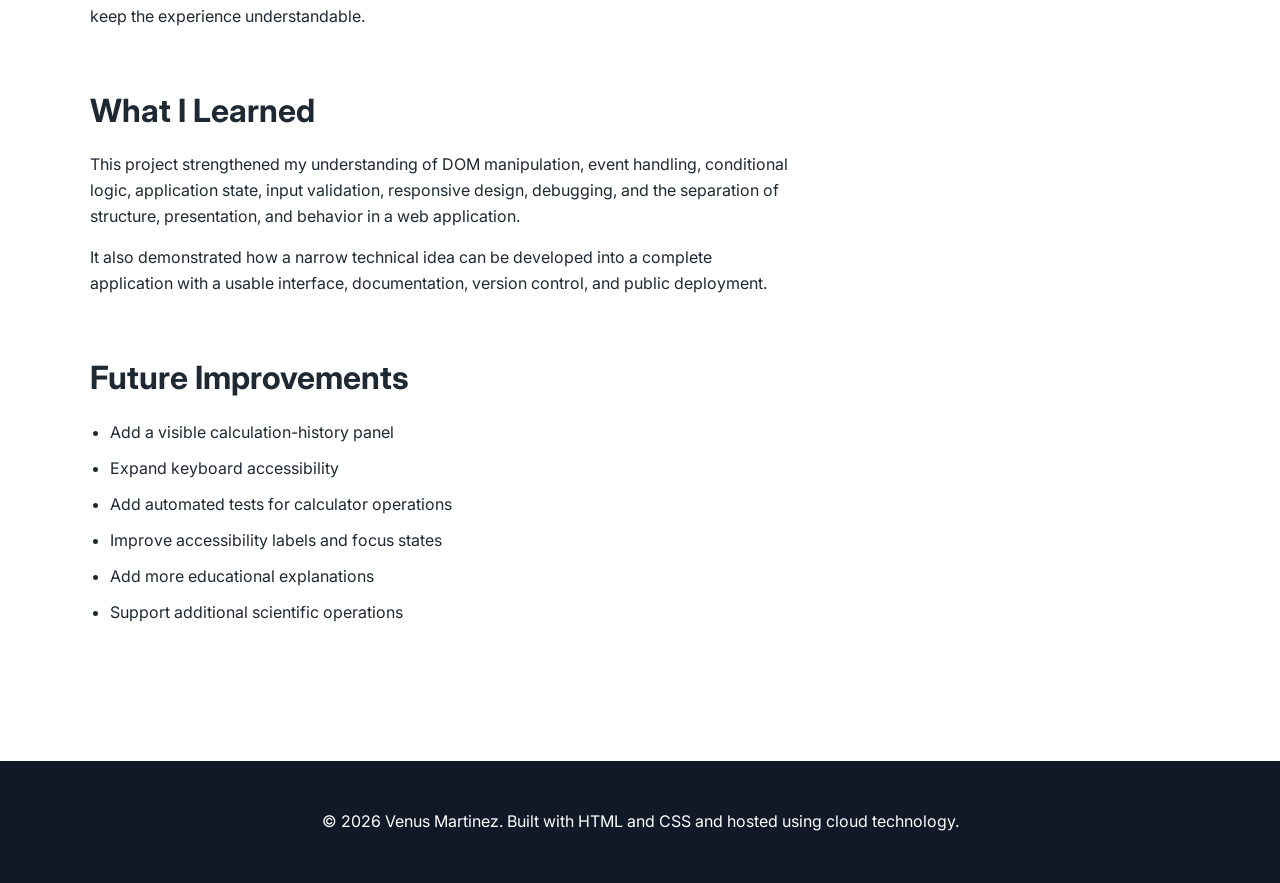
<file: projects/division-by-zero-calculator.html>
<!DOCTYPE html>
<html lang="en">

<head>
    <meta charset="UTF-8">
    <meta name="viewport" content="width=device-width, initial-scale=1.0">

    <meta name="description"
        content="A detailed look at the Division By Zero Calculator developed by Venus Martinez using HTML, CSS, and JavaScript.">

    <title>Division By Zero Calculator | Venus Martinez</title>

    <link rel="preconnect" href="https://fonts.googleapis.com">
    <link rel="preconnect" href="https://fonts.gstatic.com" crossorigin>

    <link href="https://fonts.googleapis.com/css2?family=Inter:wght@300;400;500;600;700;800&display=swap"
        rel="stylesheet">

    <link rel="stylesheet" href="../css/styles.css">
</head>

<body>

    <header class="site-header">
        <nav class="navbar" aria-label="Main navigation">
            <a class="logo" href="../index.html">Venus Martinez</a>

            <ul class="nav-links">
                <li><a href="../index.html#about">About</a></li>
                <li><a href="../index.html#projects">Projects</a></li>
                <li><a href="../index.html#skills">Skills</a></li>
                <li><a href="../index.html#contact">Contact</a></li>
            </ul>
        </nav>
    </header>

    <main>

        <section class="project-hero">
            <div class="section-container">
                <p class="eyebrow">Featured Project</p>

                <h1>Division By Zero Calculator</h1>

                <p class="project-summary">
                    A browser-based calculator that handles ordinary
                    calculations while also exploring the unusual behavior
                    and mathematical meaning of division by zero.
                </p>

                <div class="project-links">
                    <a class="button demo-button" href="https://venus-martinez.github.io/Calculator/" target="_blank"
                        rel="noopener noreferrer">
                        Open Live Demo
                    </a>

                    <a class="button secondary-button" href="https://github.com/Venus-Martinez/Calculator"
                        target="_blank" rel="noopener noreferrer">
                        View Source Code
                    </a>

                    <a class="button secondary-button" href="../index.html#projects">
                        Back to Projects
                    </a>
                </div>
            </div>
        </section>

        <section class="project-showcase">
            <div class="section-container">
                <a href="https://venus-martinez.github.io/Calculator/" target="_blank" rel="noopener noreferrer"
                    aria-label="Open the live Division By Zero Calculator">
                    <img class="project-showcase-image" src="../images/division-by-zero-calculator.png"
                        alt="Division By Zero Calculator application interface">
                </a>
            </div>
        </section>

        <section class="section">
            <div class="project-detail-container">

                <article class="project-main-content">

                    <section class="project-detail-section">
                        <h2>Project Overview</h2>

                        <p>
                            The Division By Zero Calculator is an interactive
                            web application developed with HTML, CSS, and
                            JavaScript. It provides standard calculator
                            functionality while introducing a specialized mode
                            for handling attempts to divide by zero.
                        </p>

                        <p>
                            The project began as an opportunity to explore a
                            mathematical edge case and developed into a larger
                            exercise in interface design, input handling,
                            application state, validation, and conditional
                            JavaScript logic.
                        </p>
                    </section>

                    <section class="project-detail-section">
                        <h2>Purpose</h2>

                        <p>
                            Most calculators return an error when a user
                            attempts to divide by zero. This project examines
                            that behavior directly and presents it through an
                            accessible, interactive calculator interface.
                        </p>

                        <p>
                            The goal was to create an application that remains
                            practical as a standard calculator while also
                            encouraging users to think about why division by
                            zero is treated differently from ordinary
                            arithmetic operations.
                        </p>
                    </section>

                    <section class="project-detail-section">
                        <h2>Key Features</h2>

                        <ul class="feature-list">
                            <li>Standard arithmetic calculations</li>
                            <li>Dedicated handling for division by zero</li>
                            <li>Safe division mode</li>
                            <li>Responsive browser-based interface</li>
                            <li>Input validation and error handling</li>
                            <li>Keyboard and button-based interaction</li>
                            <li>Clear calculator display and controls</li>
                        </ul>
                    </section>

                    <section class="project-detail-section">
                        <h2>Development Process</h2>

                        <p>
                            The application was divided into three primary
                            layers. HTML defines the calculator controls and
                            page structure, CSS controls the visual appearance
                            and responsive layout, and JavaScript manages
                            calculator state, user input, operations, display
                            updates, and division-by-zero behavior.
                        </p>

                        <p>
                            Separating the project into these layers made the
                            code easier to navigate and allowed interface
                            improvements to be made without rewriting the
                            calculator logic.
                        </p>
                    </section>

                    <section class="project-detail-section">
                        <h2>Challenges and Solutions</h2>

                        <h3>Handling division by zero</h3>

                        <p>
                            The central challenge was deciding how the
                            calculator should react when the divisor is zero.
                            Instead of allowing JavaScript to produce an
                            unclear or unexpected result, the application uses
                            explicit conditional logic to detect the case and
                            respond according to the selected calculator mode.
                        </p>

                        <h3>Managing calculator state</h3>

                        <p>
                            The application must keep track of values,
                            operators, user input, and display updates across
                            a sequence of button presses. Organizing that state
                            carefully helps prevent one calculation from
                            interfering with the next.
                        </p>

                        <h3>Maintaining a clear interface</h3>

                        <p>
                            The calculator needed to present additional
                            division-by-zero functionality without making the
                            interface confusing. Visual hierarchy, button
                            grouping, labels, and feedback were used to keep
                            the experience understandable.
                        </p>
                    </section>

                    <section class="project-detail-section">
                        <h2>What I Learned</h2>

                        <p>
                            This project strengthened my understanding of DOM
                            manipulation, event handling, conditional logic,
                            application state, input validation, responsive
                            design, debugging, and the separation of structure,
                            presentation, and behavior in a web application.
                        </p>

                        <p>
                            It also demonstrated how a narrow technical idea
                            can be developed into a complete application with
                            a usable interface, documentation, version
                            control, and public deployment.
                        </p>
                    </section>

                    <section class="project-detail-section">
                        <h2>Future Improvements</h2>

                        <ul class="feature-list">
                            <li>Add a visible calculation-history panel</li>
                            <li>Expand keyboard accessibility</li>
                            <li>Add automated tests for calculator operations</li>
                            <li>Improve accessibility labels and focus states</li>
                            <li>Add more educational explanations</li>
                            <li>Support additional scientific operations</li>
                        </ul>
                    </section>

                </article>

                <aside class="project-sidebar">
                    <div class="project-info-card">
                        <h2>Project Information</h2>

                        <dl class="project-facts">
                            <div>
                                <dt>Project type</dt>
                                <dd>Web application</dd>
                            </div>

                            <div>
                                <dt>Technologies</dt>
                                <dd>HTML, CSS, JavaScript</dd>
                            </div>

                            <div>
                                <dt>Version control</dt>
                                <dd>Git and GitHub</dd>
                            </div>

                            <div>
                                <dt>Deployment</dt>
                                <dd>GitHub Pages</dd>
                            </div>

                            <div>
                                <dt>Status</dt>
                                <dd>Complete</dd>
                            </div>
                        </dl>
                    </div>
                </aside>

            </div>
        </section>

    </main>

    <footer class="site-footer">
        <p>
            &copy; 2026 Venus Martinez. Built with HTML and CSS and hosted
            using cloud technology.
        </p>
    </footer>

</body>

</html>
</file>
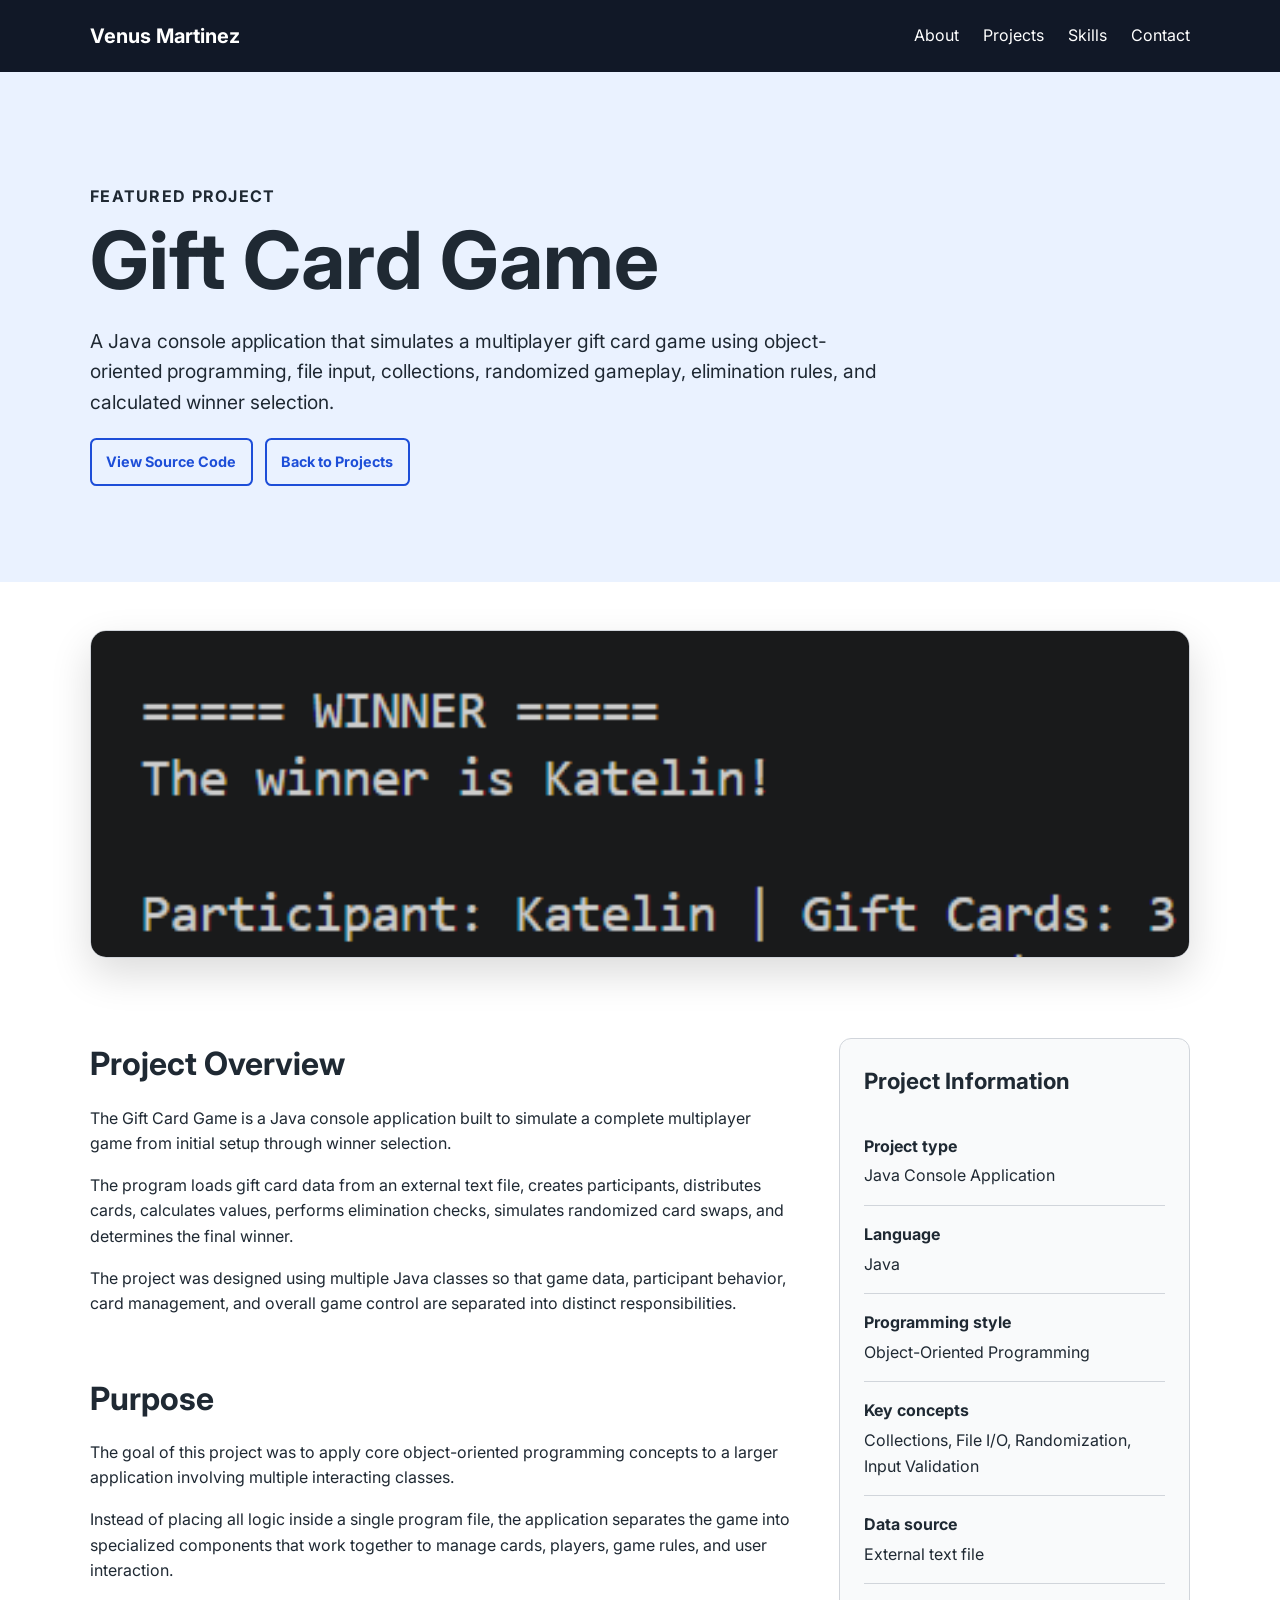
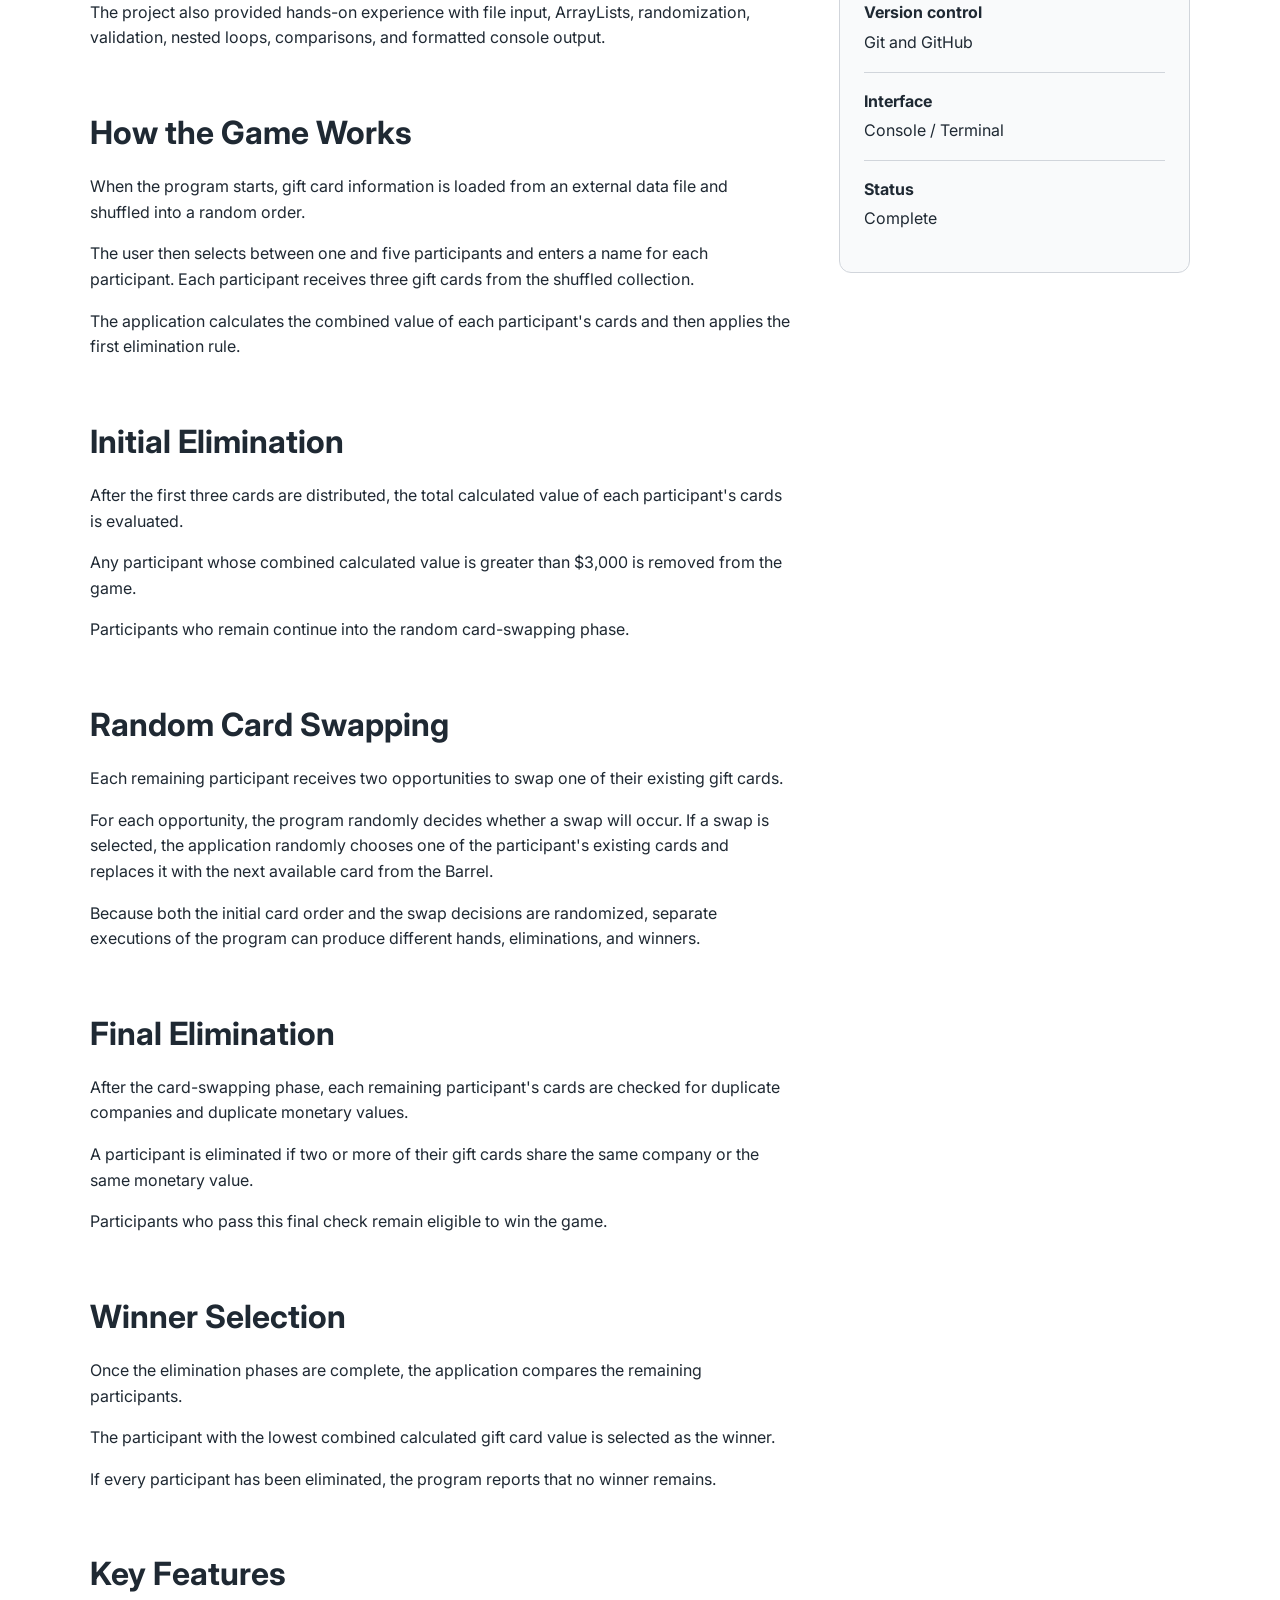
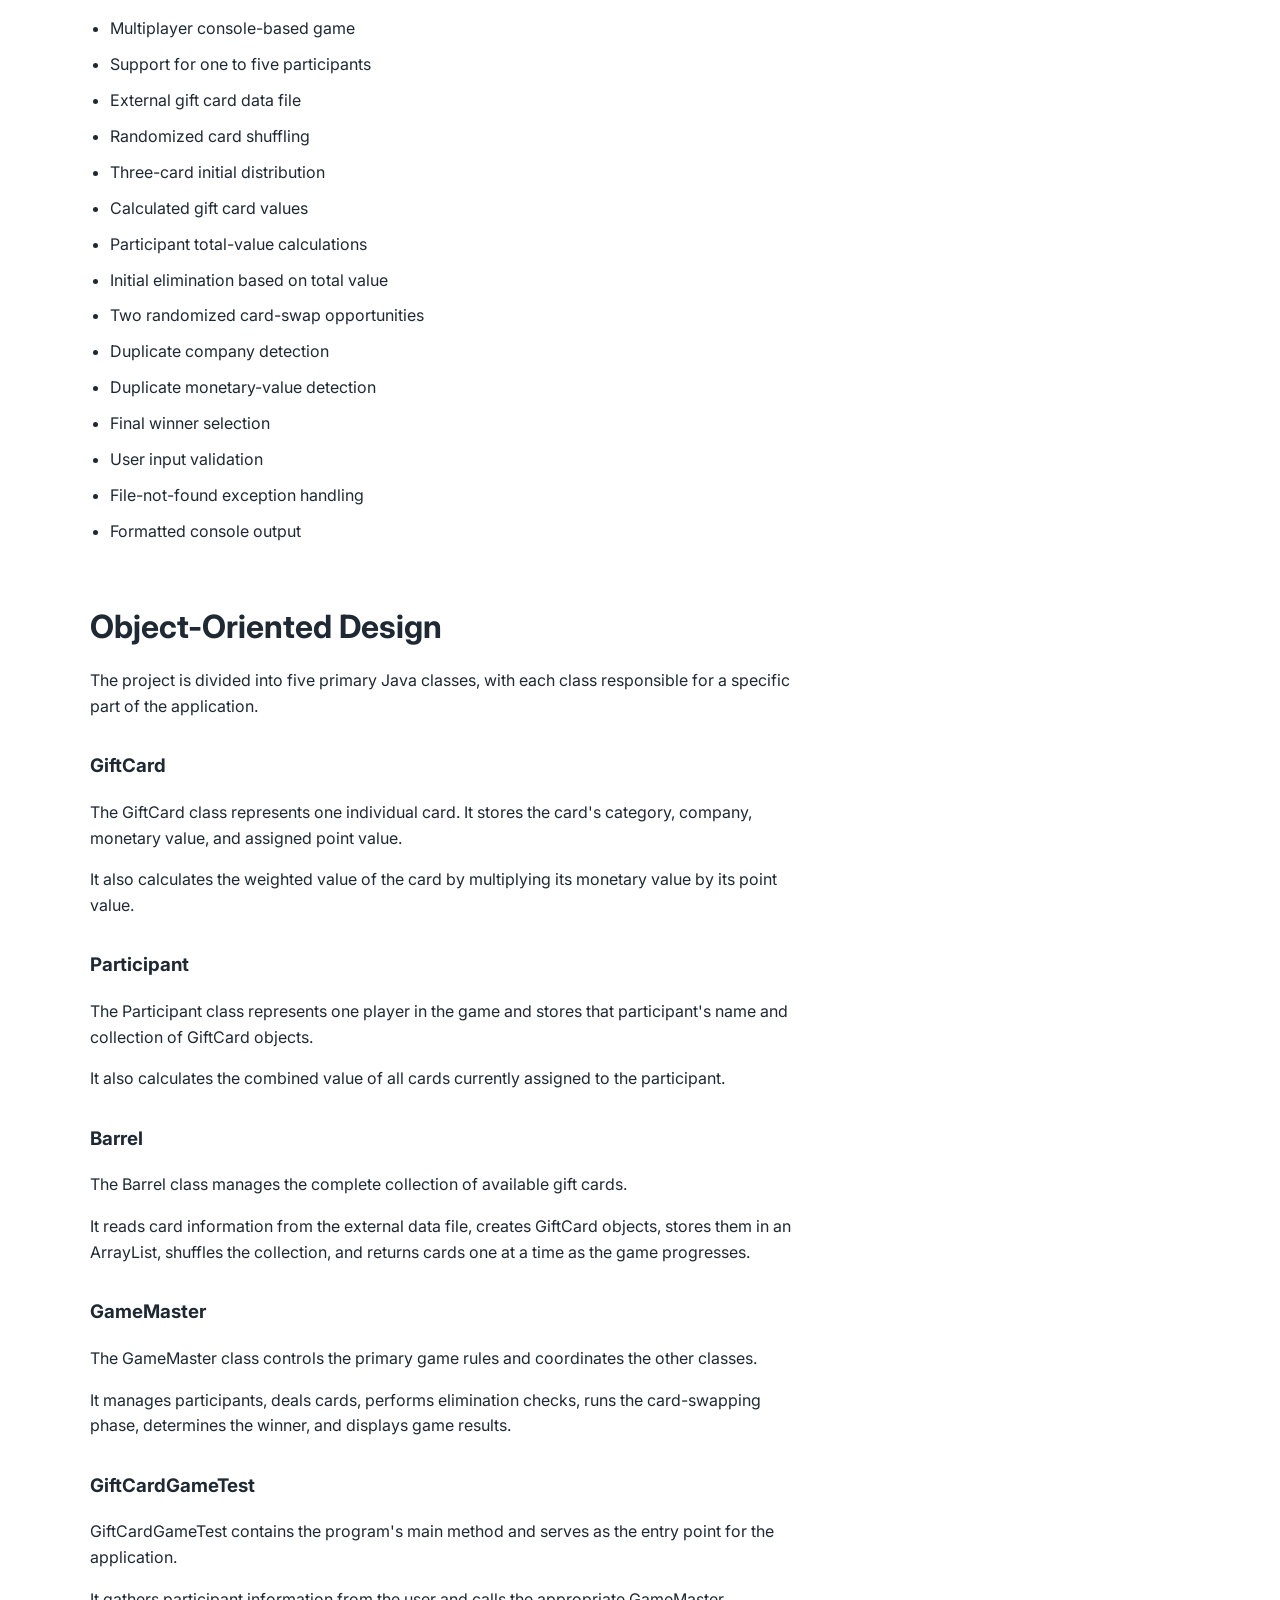
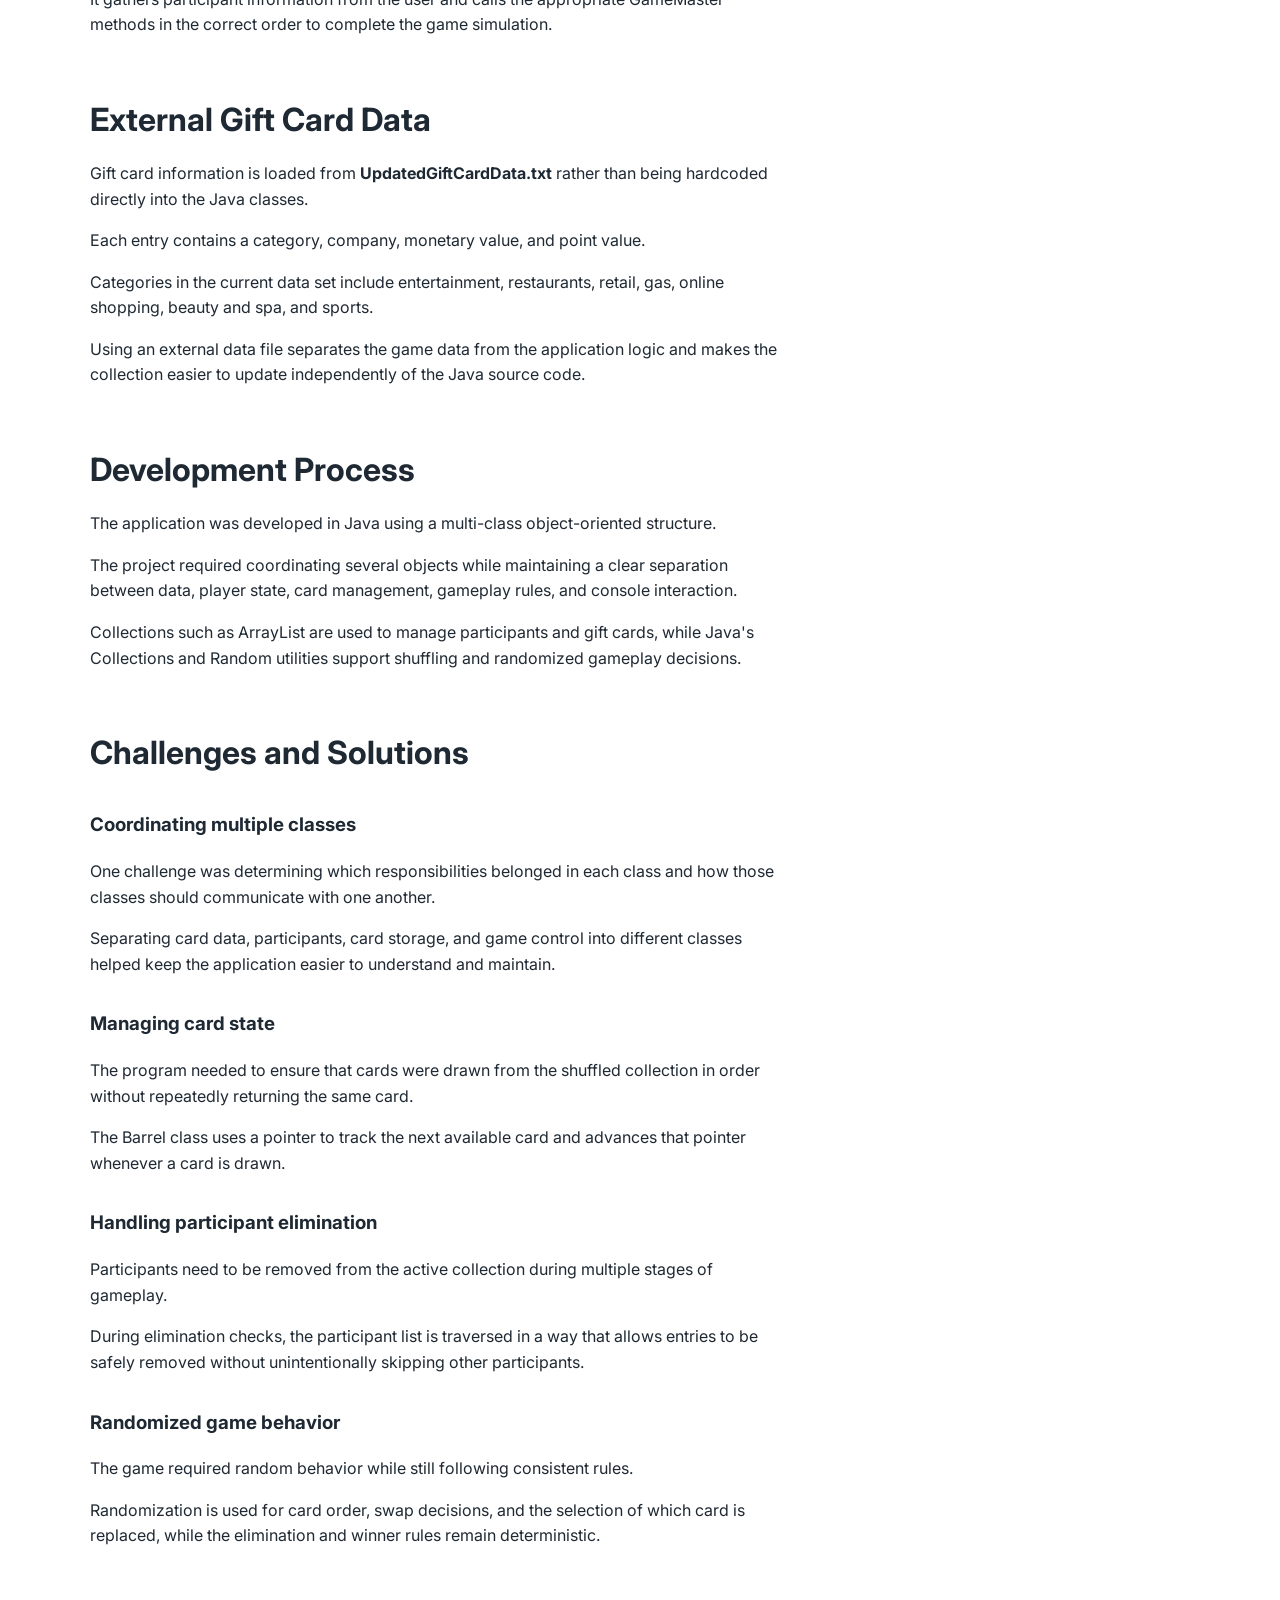
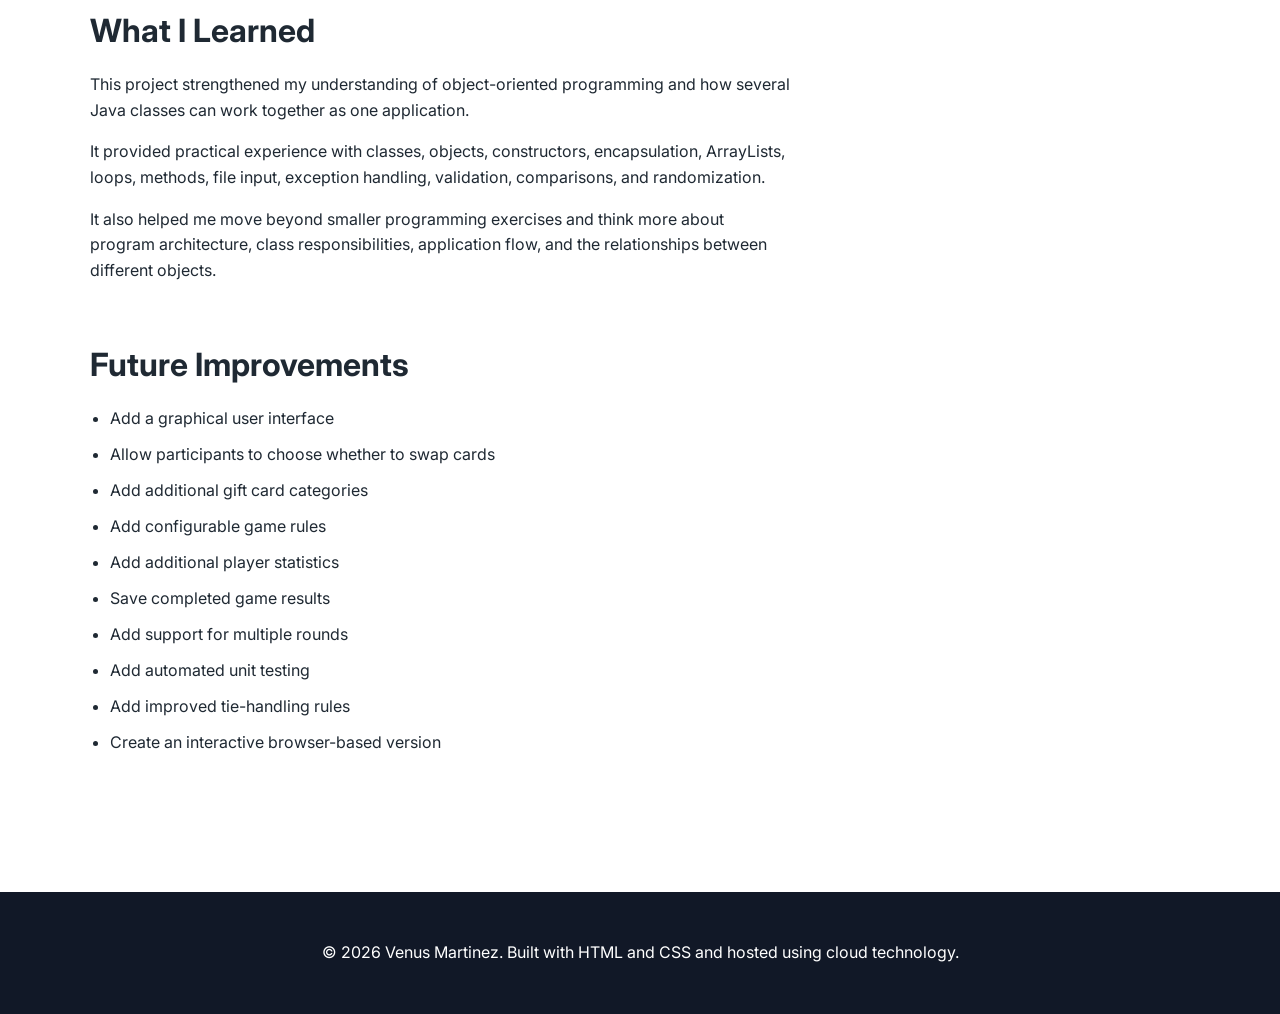
<file: projects/gift-card-game.html>
<!DOCTYPE html>
<html lang="en">

<head>
    <meta charset="UTF-8">
    <meta name="viewport" content="width=device-width, initial-scale=1.0">

    <meta name="description"
        content="A detailed look at the Gift Card Game developed by Venus Martinez using Java, object-oriented programming, collections, file input, and randomized game logic.">

    <title>Gift Card Game | Venus Martinez</title>

    <link rel="preconnect" href="https://fonts.googleapis.com">
    <link rel="preconnect" href="https://fonts.gstatic.com" crossorigin>

    <link href="https://fonts.googleapis.com/css2?family=Inter:wght@300;400;500;600;700;800&display=swap"
        rel="stylesheet">

    <link rel="stylesheet" href="../css/styles.css">
</head>

<body>

    <header class="site-header">

        <nav class="navbar" aria-label="Main navigation">

            <a class="logo" href="../index.html">
                Venus Martinez
            </a>

            <ul class="nav-links">
                <li><a href="../index.html#about">About</a></li>
                <li><a href="../index.html#projects">Projects</a></li>
                <li><a href="../index.html#skills">Skills</a></li>
                <li><a href="../index.html#contact">Contact</a></li>
            </ul>

        </nav>

    </header>


    <main>

        <!-- PROJECT HERO -->

        <section class="project-hero">

            <div class="section-container">

                <p class="eyebrow">
                    Featured Project
                </p>

                <h1>Gift Card Game</h1>

                <p class="project-summary">
                    A Java console application that simulates a multiplayer
                    gift card game using object-oriented programming, file
                    input, collections, randomized gameplay, elimination rules,
                    and calculated winner selection.
                </p>

                <div class="project-links">

                    <a class="button secondary-button"
                        href="https://github.com/Venus-Martinez/GiftCardGame"
                        target="_blank"
                        rel="noopener noreferrer">
                        View Source Code
                    </a>

                    <a class="button secondary-button"
                        href="../index.html#projects">
                        Back to Projects
                    </a>

                </div>

            </div>

        </section>


        <!-- PROJECT SHOWCASE -->

        <section class="project-showcase">

            <div class="section-container">

                <img class="project-showcase-image"
                    src="../images/GiftCardGame-Winner.png"
                    alt="Gift Card Game console output showing the winning participant">

            </div>

        </section>


        <!-- PROJECT DETAILS -->

        <section class="section">

            <div class="project-detail-container">


                <!-- MAIN CONTENT -->

                <article class="project-main-content">


                    <!-- PROJECT OVERVIEW -->

                    <section class="project-detail-section">

                        <h2>Project Overview</h2>

                        <p>
                            The Gift Card Game is a Java console application
                            built to simulate a complete multiplayer game from
                            initial setup through winner selection.
                        </p>

                        <p>
                            The program loads gift card data from an external
                            text file, creates participants, distributes cards,
                            calculates values, performs elimination checks,
                            simulates randomized card swaps, and determines the
                            final winner.
                        </p>

                        <p>
                            The project was designed using multiple Java classes
                            so that game data, participant behavior, card
                            management, and overall game control are separated
                            into distinct responsibilities.
                        </p>

                    </section>


                    <!-- PURPOSE -->

                    <section class="project-detail-section">

                        <h2>Purpose</h2>

                        <p>
                            The goal of this project was to apply core
                            object-oriented programming concepts to a larger
                            application involving multiple interacting classes.
                        </p>

                        <p>
                            Instead of placing all logic inside a single
                            program file, the application separates the game
                            into specialized components that work together to
                            manage cards, players, game rules, and user
                            interaction.
                        </p>

                        <p>
                            The project also provided hands-on experience with
                            file input, ArrayLists, randomization, validation,
                            nested loops, comparisons, and formatted console
                            output.
                        </p>

                    </section>


                    <!-- HOW THE GAME WORKS -->

                    <section class="project-detail-section">

                        <h2>How the Game Works</h2>

                        <p>
                            When the program starts, gift card information is
                            loaded from an external data file and shuffled into
                            a random order.
                        </p>

                        <p>
                            The user then selects between one and five
                            participants and enters a name for each participant.
                            Each participant receives three gift cards from the
                            shuffled collection.
                        </p>

                        <p>
                            The application calculates the combined value of
                            each participant's cards and then applies the first
                            elimination rule.
                        </p>

                    </section>


                    <!-- INITIAL ELIMINATION -->

                    <section class="project-detail-section">

                        <h2>Initial Elimination</h2>

                        <p>
                            After the first three cards are distributed, the
                            total calculated value of each participant's cards
                            is evaluated.
                        </p>

                        <p>
                            Any participant whose combined calculated value is
                            greater than $3,000 is removed from the game.
                        </p>

                        <p>
                            Participants who remain continue into the random
                            card-swapping phase.
                        </p>

                    </section>


                    <!-- CARD SWAPPING -->

                    <section class="project-detail-section">

                        <h2>Random Card Swapping</h2>

                        <p>
                            Each remaining participant receives two
                            opportunities to swap one of their existing gift
                            cards.
                        </p>

                        <p>
                            For each opportunity, the program randomly decides
                            whether a swap will occur. If a swap is selected,
                            the application randomly chooses one of the
                            participant's existing cards and replaces it with
                            the next available card from the Barrel.
                        </p>

                        <p>
                            Because both the initial card order and the swap
                            decisions are randomized, separate executions of
                            the program can produce different hands,
                            eliminations, and winners.
                        </p>

                    </section>


                    <!-- FINAL ELIMINATION -->

                    <section class="project-detail-section">

                        <h2>Final Elimination</h2>

                        <p>
                            After the card-swapping phase, each remaining
                            participant's cards are checked for duplicate
                            companies and duplicate monetary values.
                        </p>

                        <p>
                            A participant is eliminated if two or more of their
                            gift cards share the same company or the same
                            monetary value.
                        </p>

                        <p>
                            Participants who pass this final check remain
                            eligible to win the game.
                        </p>

                    </section>


                    <!-- WINNER -->

                    <section class="project-detail-section">

                        <h2>Winner Selection</h2>

                        <p>
                            Once the elimination phases are complete, the
                            application compares the remaining participants.
                        </p>

                        <p>
                            The participant with the lowest combined calculated
                            gift card value is selected as the winner.
                        </p>

                        <p>
                            If every participant has been eliminated, the
                            program reports that no winner remains.
                        </p>

                    </section>


                    <!-- KEY FEATURES -->

                    <section class="project-detail-section">

                        <h2>Key Features</h2>

                        <ul class="feature-list">

                            <li>
                                Multiplayer console-based game
                            </li>

                            <li>
                                Support for one to five participants
                            </li>

                            <li>
                                External gift card data file
                            </li>

                            <li>
                                Randomized card shuffling
                            </li>

                            <li>
                                Three-card initial distribution
                            </li>

                            <li>
                                Calculated gift card values
                            </li>

                            <li>
                                Participant total-value calculations
                            </li>

                            <li>
                                Initial elimination based on total value
                            </li>

                            <li>
                                Two randomized card-swap opportunities
                            </li>

                            <li>
                                Duplicate company detection
                            </li>

                            <li>
                                Duplicate monetary-value detection
                            </li>

                            <li>
                                Final winner selection
                            </li>

                            <li>
                                User input validation
                            </li>

                            <li>
                                File-not-found exception handling
                            </li>

                            <li>
                                Formatted console output
                            </li>

                        </ul>

                    </section>


                    <!-- OBJECT-ORIENTED DESIGN -->

                    <section class="project-detail-section">

                        <h2>Object-Oriented Design</h2>

                        <p>
                            The project is divided into five primary Java
                            classes, with each class responsible for a specific
                            part of the application.
                        </p>


                        <h3>GiftCard</h3>

                        <p>
                            The GiftCard class represents one individual card.
                            It stores the card's category, company, monetary
                            value, and assigned point value.
                        </p>

                        <p>
                            It also calculates the weighted value of the card
                            by multiplying its monetary value by its point value.
                        </p>


                        <h3>Participant</h3>

                        <p>
                            The Participant class represents one player in the
                            game and stores that participant's name and
                            collection of GiftCard objects.
                        </p>

                        <p>
                            It also calculates the combined value of all cards
                            currently assigned to the participant.
                        </p>


                        <h3>Barrel</h3>

                        <p>
                            The Barrel class manages the complete collection of
                            available gift cards.
                        </p>

                        <p>
                            It reads card information from the external data
                            file, creates GiftCard objects, stores them in an
                            ArrayList, shuffles the collection, and returns
                            cards one at a time as the game progresses.
                        </p>


                        <h3>GameMaster</h3>

                        <p>
                            The GameMaster class controls the primary game
                            rules and coordinates the other classes.
                        </p>

                        <p>
                            It manages participants, deals cards, performs
                            elimination checks, runs the card-swapping phase,
                            determines the winner, and displays game results.
                        </p>


                        <h3>GiftCardGameTest</h3>

                        <p>
                            GiftCardGameTest contains the program's main method
                            and serves as the entry point for the application.
                        </p>

                        <p>
                            It gathers participant information from the user and
                            calls the appropriate GameMaster methods in the
                            correct order to complete the game simulation.
                        </p>

                    </section>


                    <!-- FILE DATA -->

                    <section class="project-detail-section">

                        <h2>External Gift Card Data</h2>

                        <p>
                            Gift card information is loaded from
                            <strong>UpdatedGiftCardData.txt</strong> rather than
                            being hardcoded directly into the Java classes.
                        </p>

                        <p>
                            Each entry contains a category, company, monetary
                            value, and point value.
                        </p>

                        <p>
                            Categories in the current data set include
                            entertainment, restaurants, retail, gas, online
                            shopping, beauty and spa, and sports.
                        </p>

                        <p>
                            Using an external data file separates the game data
                            from the application logic and makes the collection
                            easier to update independently of the Java source
                            code.
                        </p>

                    </section>


                    <!-- DEVELOPMENT PROCESS -->

                    <section class="project-detail-section">

                        <h2>Development Process</h2>

                        <p>
                            The application was developed in Java using a
                            multi-class object-oriented structure.
                        </p>

                        <p>
                            The project required coordinating several objects
                            while maintaining a clear separation between data,
                            player state, card management, gameplay rules, and
                            console interaction.
                        </p>

                        <p>
                            Collections such as ArrayList are used to manage
                            participants and gift cards, while Java's
                            Collections and Random utilities support shuffling
                            and randomized gameplay decisions.
                        </p>

                    </section>


                    <!-- CHALLENGES -->

                    <section class="project-detail-section">

                        <h2>Challenges and Solutions</h2>


                        <h3>Coordinating multiple classes</h3>

                        <p>
                            One challenge was determining which responsibilities
                            belonged in each class and how those classes should
                            communicate with one another.
                        </p>

                        <p>
                            Separating card data, participants, card storage,
                            and game control into different classes helped keep
                            the application easier to understand and maintain.
                        </p>


                        <h3>Managing card state</h3>

                        <p>
                            The program needed to ensure that cards were drawn
                            from the shuffled collection in order without
                            repeatedly returning the same card.
                        </p>

                        <p>
                            The Barrel class uses a pointer to track the next
                            available card and advances that pointer whenever a
                            card is drawn.
                        </p>


                        <h3>Handling participant elimination</h3>

                        <p>
                            Participants need to be removed from the active
                            collection during multiple stages of gameplay.
                        </p>

                        <p>
                            During elimination checks, the participant list is
                            traversed in a way that allows entries to be safely
                            removed without unintentionally skipping other
                            participants.
                        </p>


                        <h3>Randomized game behavior</h3>

                        <p>
                            The game required random behavior while still
                            following consistent rules.
                        </p>

                        <p>
                            Randomization is used for card order, swap
                            decisions, and the selection of which card is
                            replaced, while the elimination and winner rules
                            remain deterministic.
                        </p>

                    </section>


                    <!-- WHAT I LEARNED -->

                    <section class="project-detail-section">

                        <h2>What I Learned</h2>

                        <p>
                            This project strengthened my understanding of
                            object-oriented programming and how several Java
                            classes can work together as one application.
                        </p>

                        <p>
                            It provided practical experience with classes,
                            objects, constructors, encapsulation, ArrayLists,
                            loops, methods, file input, exception handling,
                            validation, comparisons, and randomization.
                        </p>

                        <p>
                            It also helped me move beyond smaller programming
                            exercises and think more about program architecture,
                            class responsibilities, application flow, and the
                            relationships between different objects.
                        </p>

                    </section>


                    <!-- FUTURE IMPROVEMENTS -->

                    <section class="project-detail-section">

                        <h2>Future Improvements</h2>

                        <ul class="feature-list">

                            <li>
                                Add a graphical user interface
                            </li>

                            <li>
                                Allow participants to choose whether to swap cards
                            </li>

                            <li>
                                Add additional gift card categories
                            </li>

                            <li>
                                Add configurable game rules
                            </li>

                            <li>
                                Add additional player statistics
                            </li>

                            <li>
                                Save completed game results
                            </li>

                            <li>
                                Add support for multiple rounds
                            </li>

                            <li>
                                Add automated unit testing
                            </li>

                            <li>
                                Add improved tie-handling rules
                            </li>

                            <li>
                                Create an interactive browser-based version
                            </li>

                        </ul>

                    </section>


                </article>


                <!-- SIDEBAR -->

                <aside class="project-sidebar">

                    <div class="project-info-card">

                        <h2>Project Information</h2>

                        <dl class="project-facts">

                            <div>
                                <dt>Project type</dt>
                                <dd>Java Console Application</dd>
                            </div>

                            <div>
                                <dt>Language</dt>
                                <dd>Java</dd>
                            </div>

                            <div>
                                <dt>Programming style</dt>
                                <dd>Object-Oriented Programming</dd>
                            </div>

                            <div>
                                <dt>Key concepts</dt>
                                <dd>
                                    Collections, File I/O, Randomization,
                                    Input Validation
                                </dd>
                            </div>

                            <div>
                                <dt>Data source</dt>
                                <dd>External text file</dd>
                            </div>

                            <div>
                                <dt>Version control</dt>
                                <dd>Git and GitHub</dd>
                            </div>

                            <div>
                                <dt>Interface</dt>
                                <dd>Console / Terminal</dd>
                            </div>

                            <div>
                                <dt>Status</dt>
                                <dd>Complete</dd>
                            </div>

                        </dl>

                    </div>

                </aside>


            </div>

        </section>

    </main>


    <footer class="site-footer">

        <p>
            &copy; 2026 Venus Martinez. Built with HTML and CSS and hosted
            using cloud technology.
        </p>

    </footer>

</body>

</html>
</file>
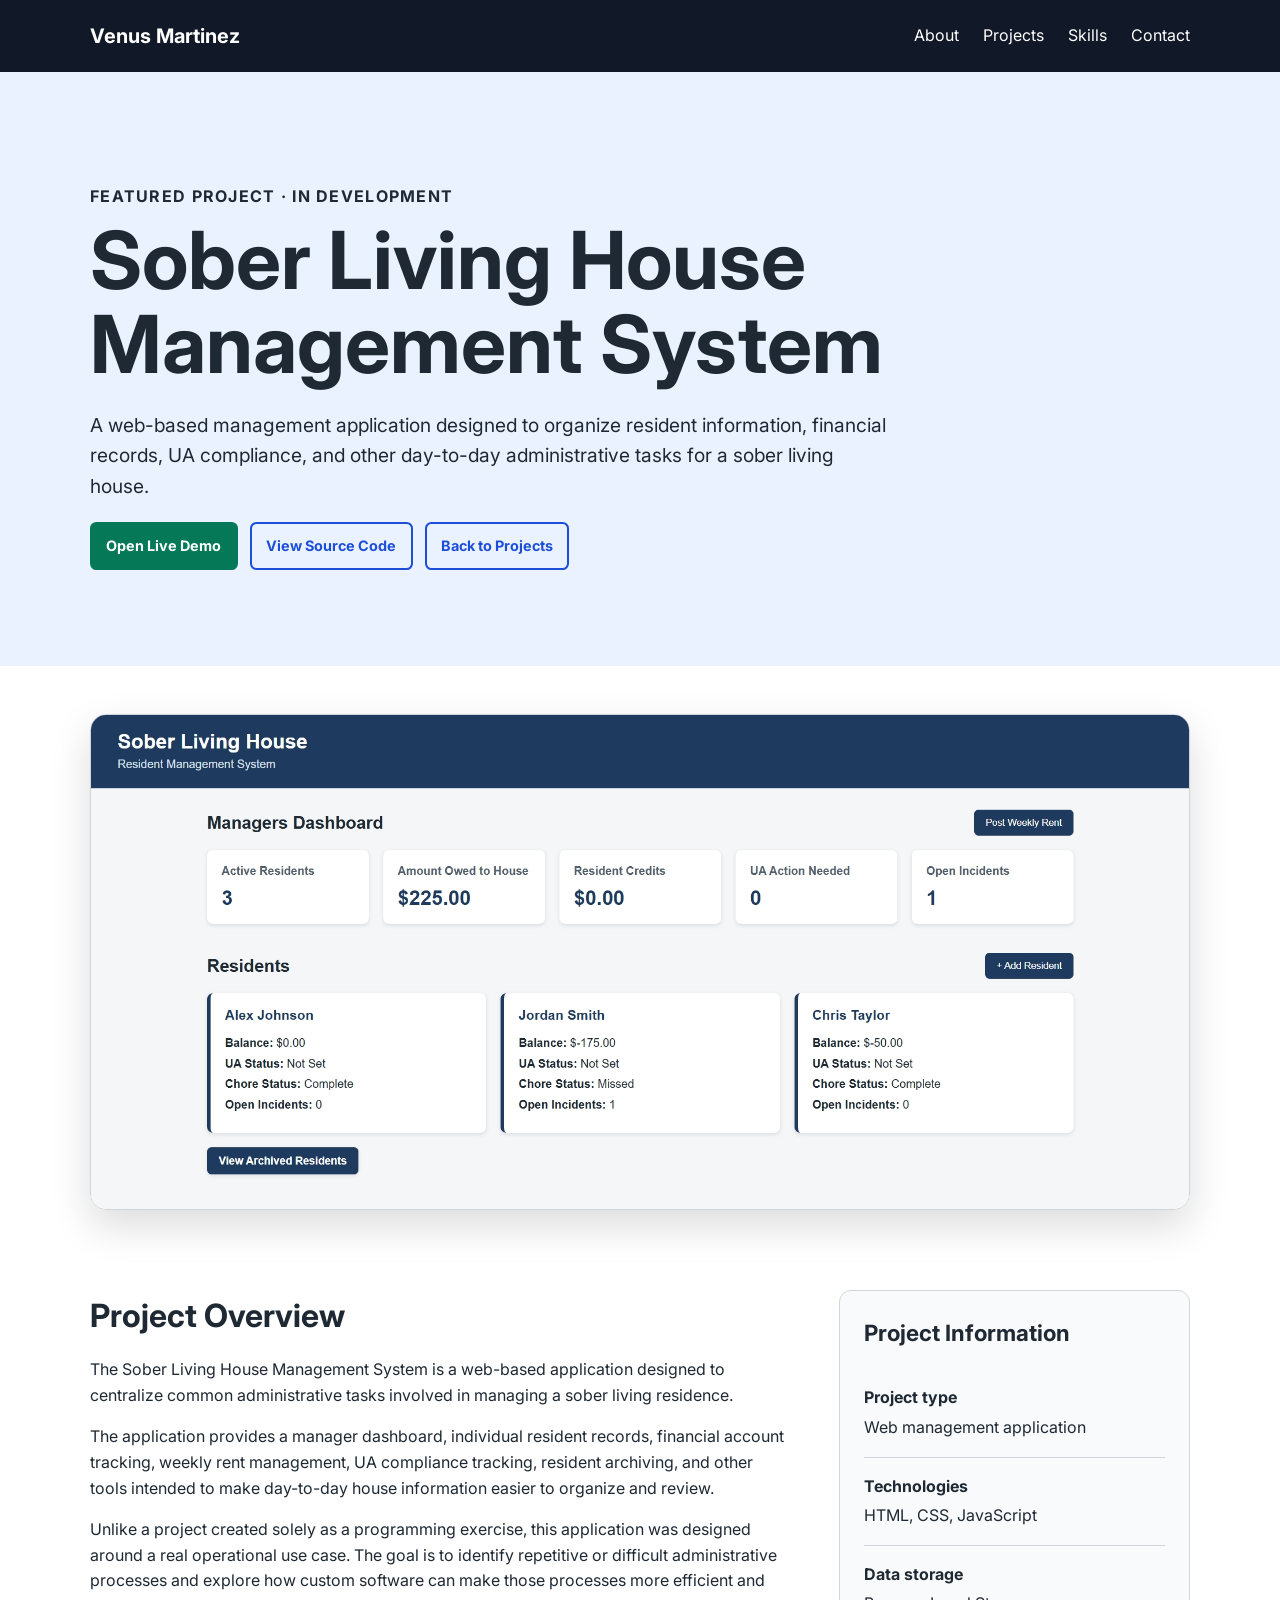
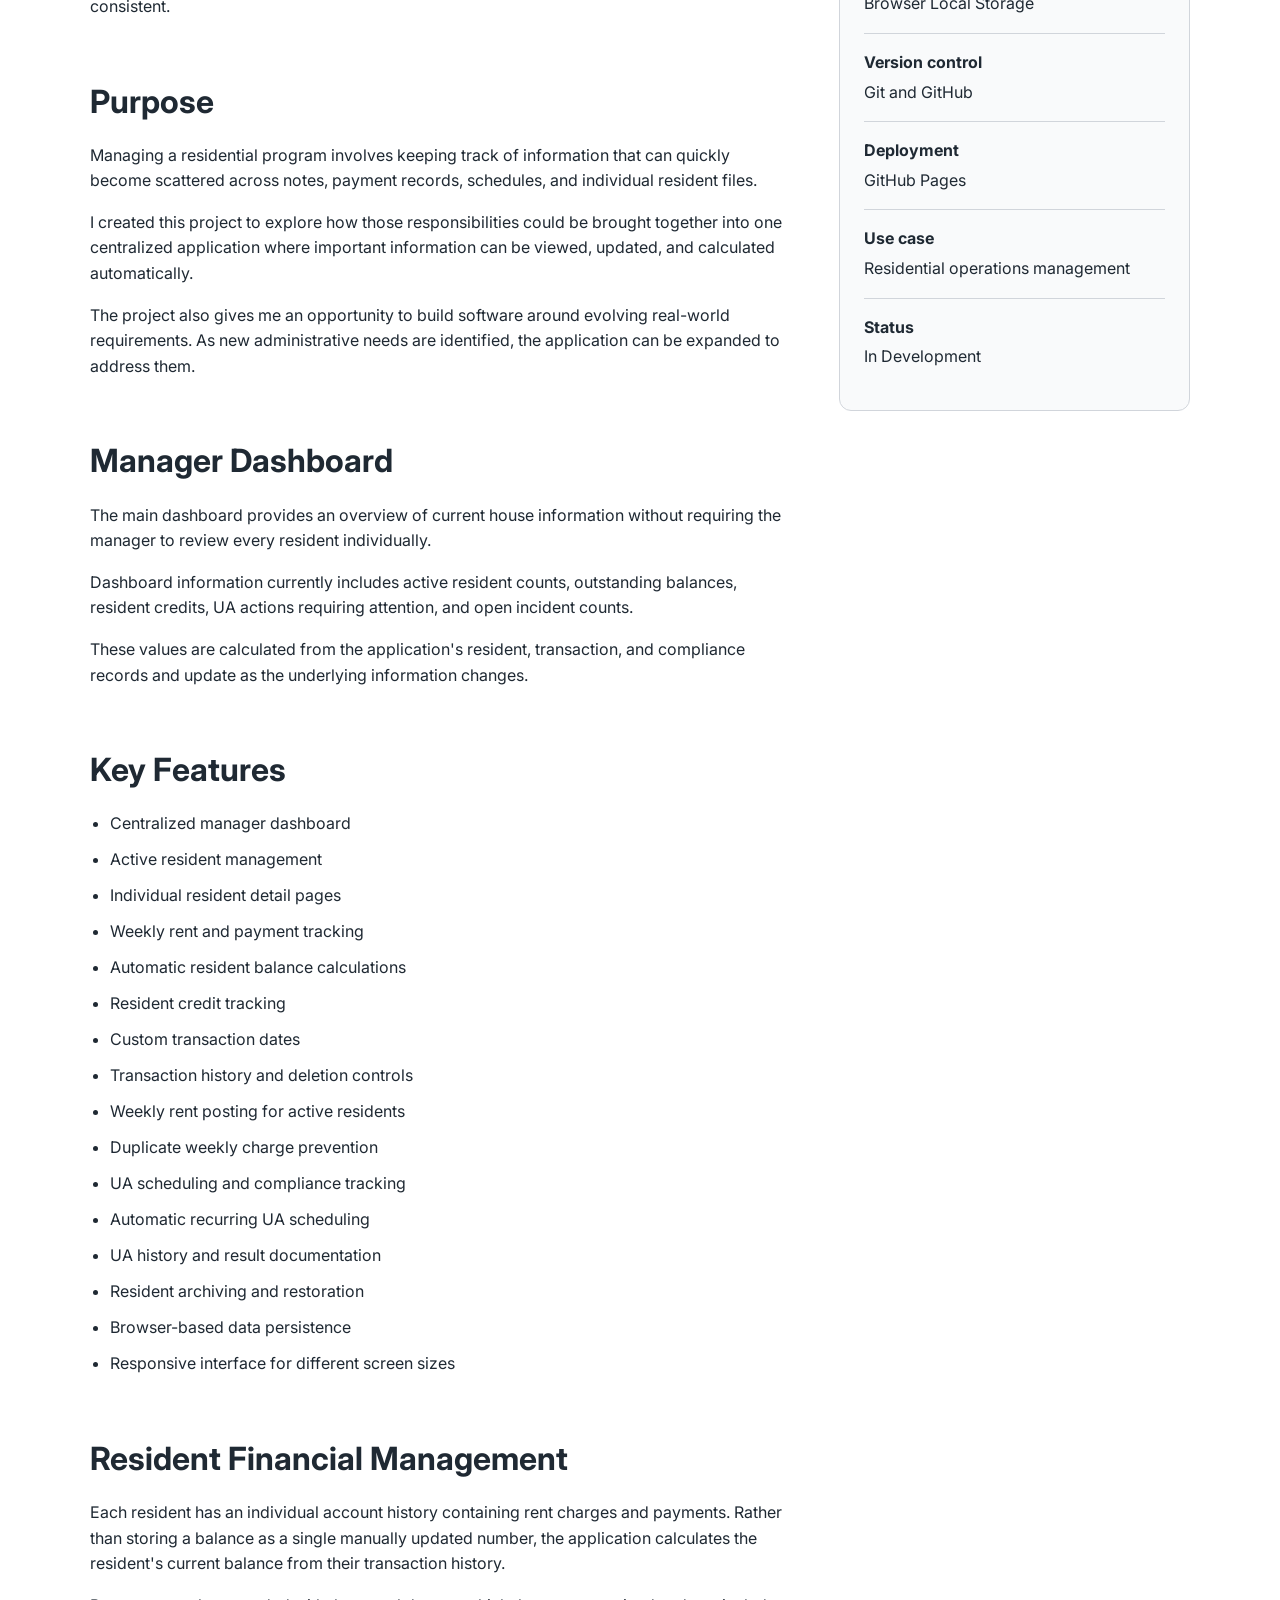
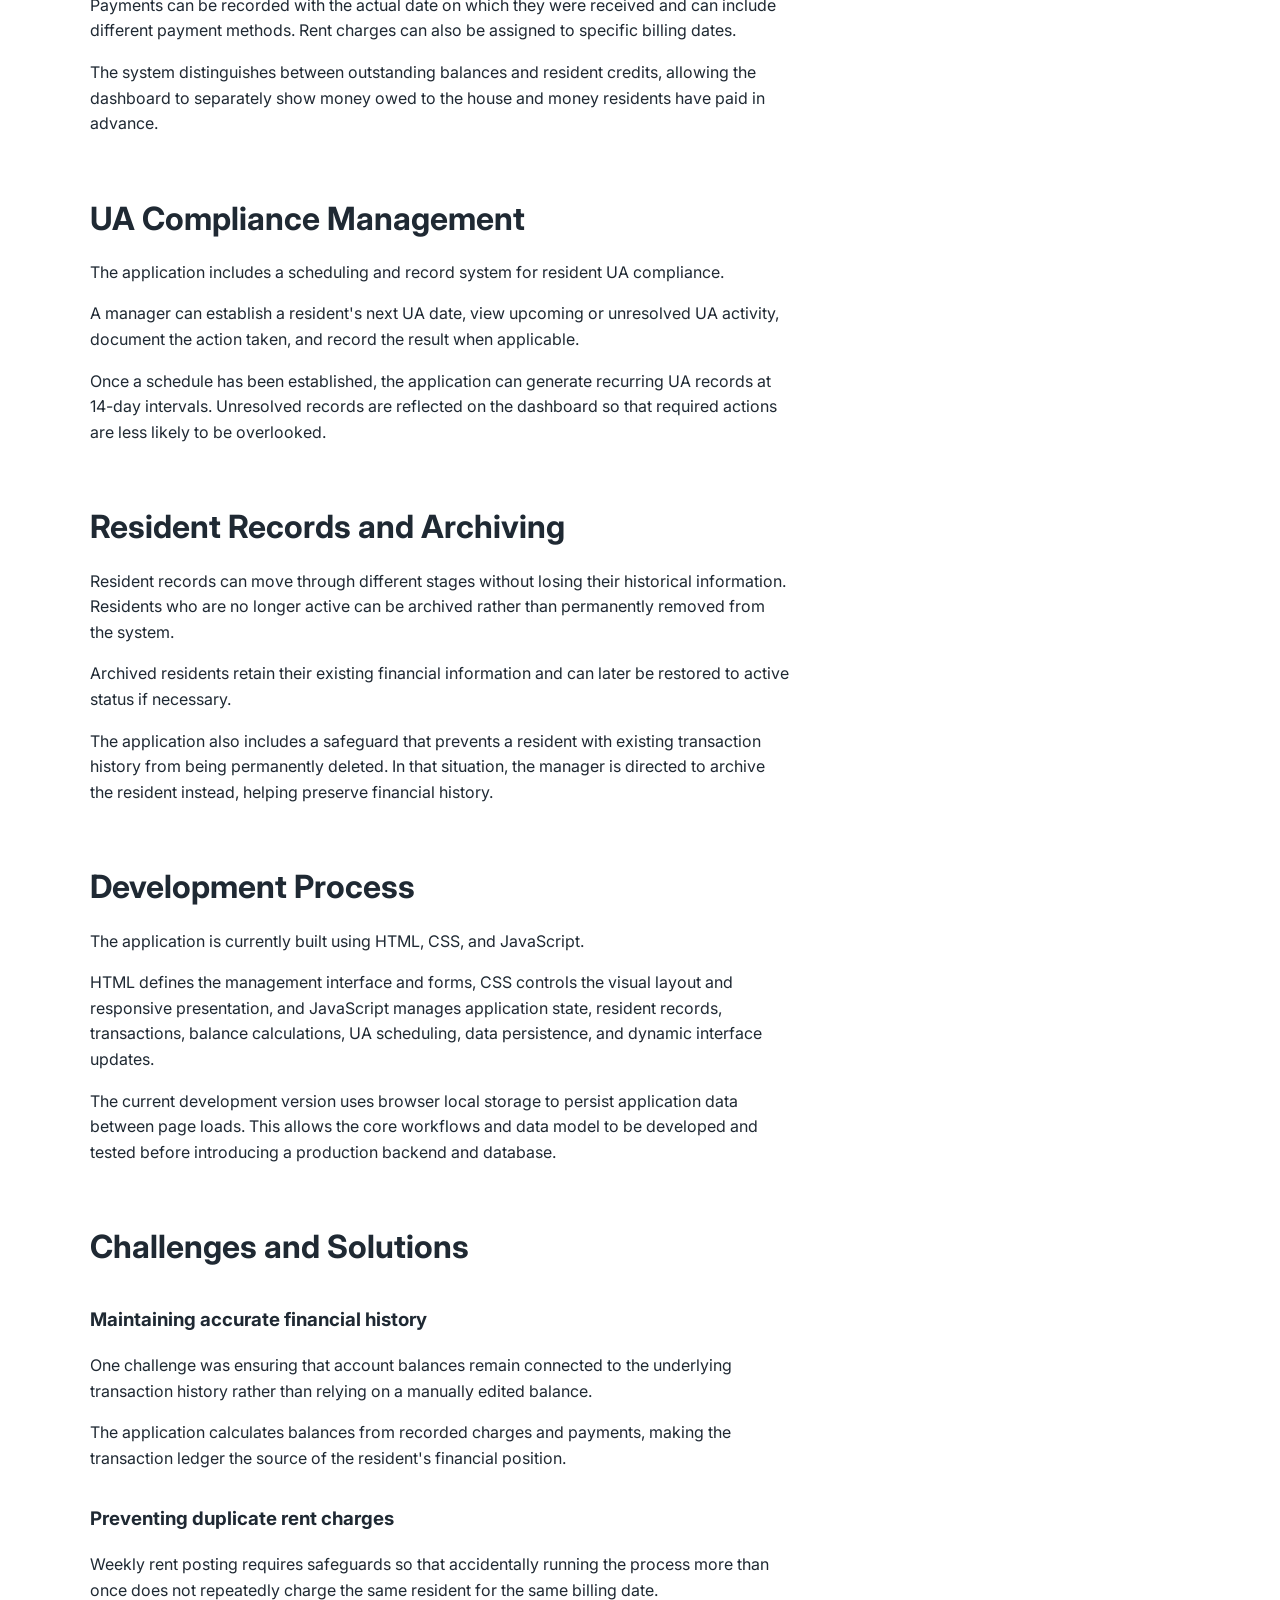
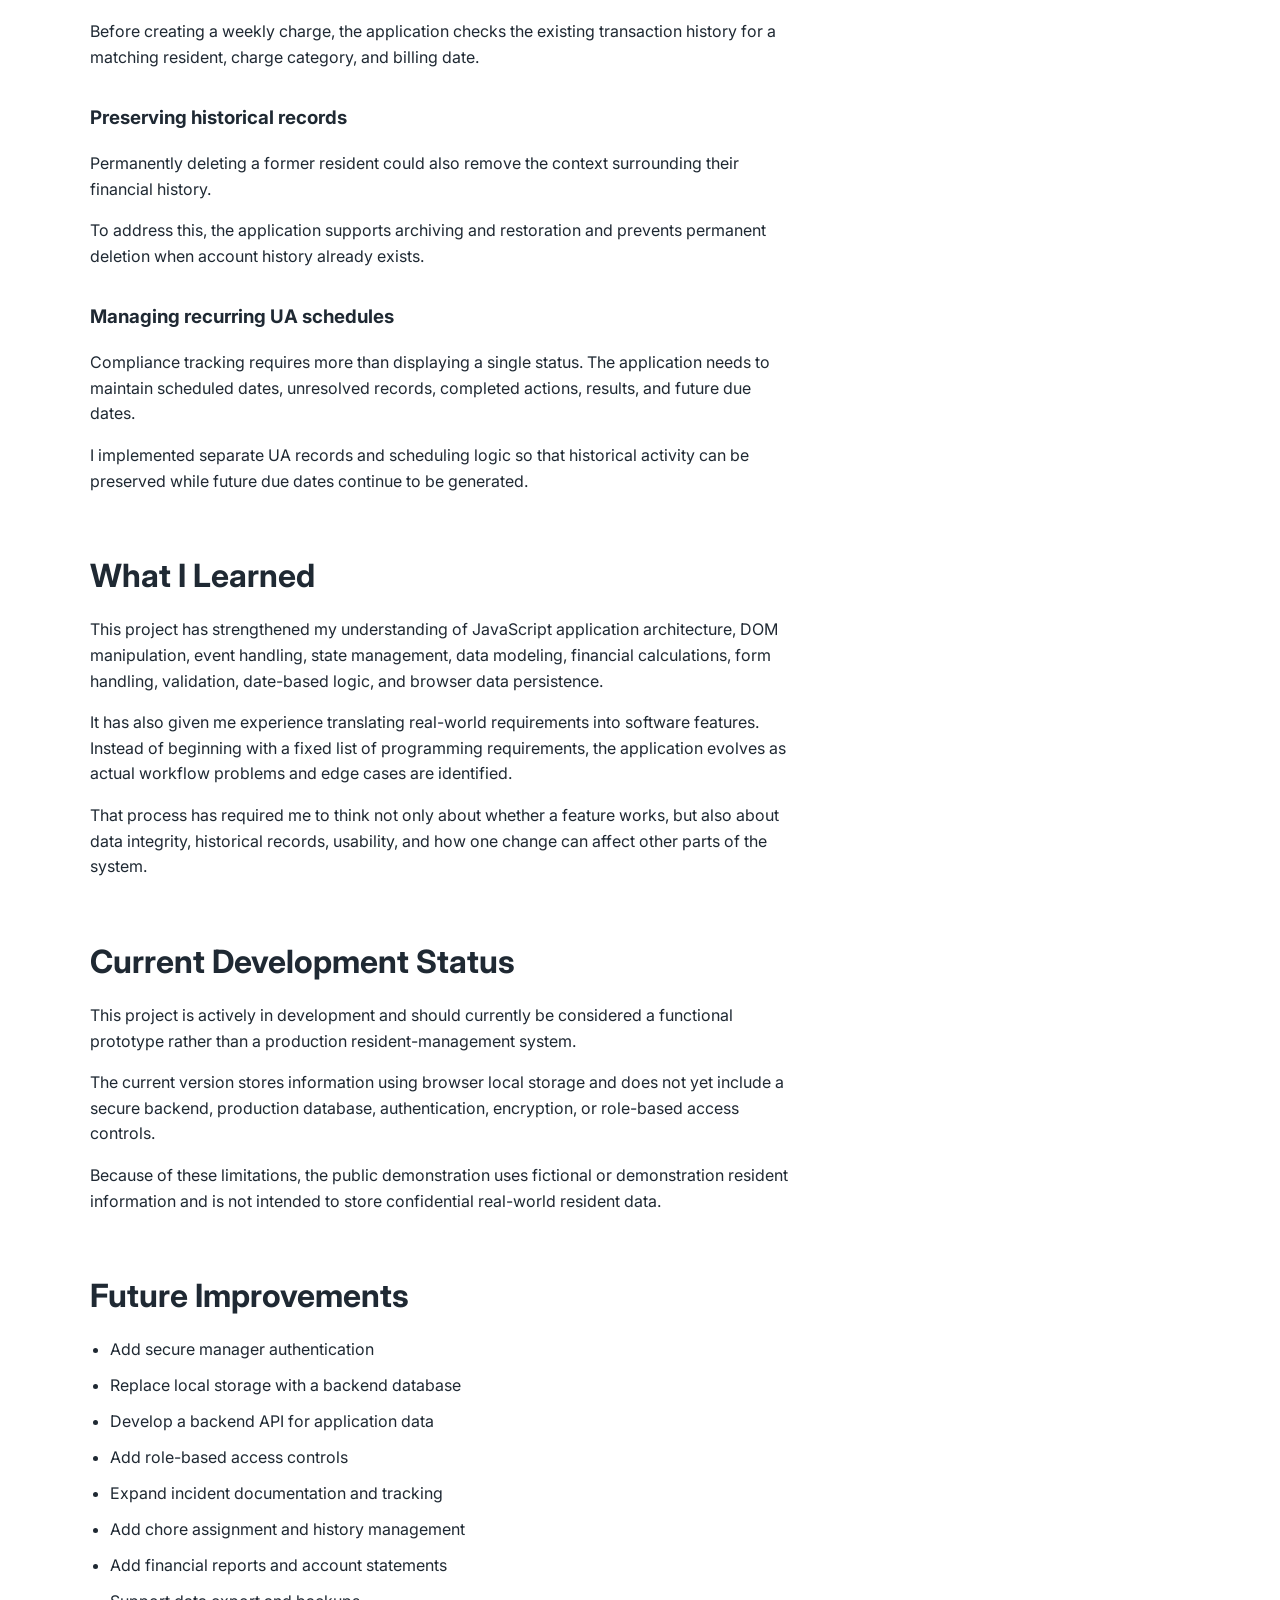
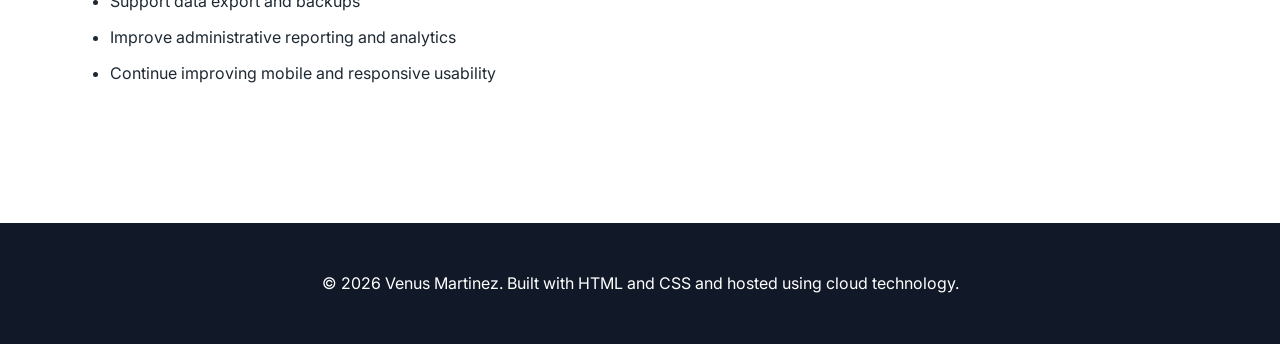
<file: projects/sober-living-project.html>
<!DOCTYPE html>
<html lang="en">

<head>
    <meta charset="UTF-8">
    <meta name="viewport" content="width=device-width, initial-scale=1.0">

    <meta name="description"
        content="A detailed look at the Sober Living House Management System developed by Venus Martinez using HTML, CSS, and JavaScript.">

    <title>Sober Living House Management System | Venus Martinez</title>

    <link rel="preconnect" href="https://fonts.googleapis.com">
    <link rel="preconnect" href="https://fonts.gstatic.com" crossorigin>

    <link href="https://fonts.googleapis.com/css2?family=Inter:wght@300;400;500;600;700;800&display=swap"
        rel="stylesheet">

    <link rel="stylesheet" href="../css/styles.css">
</head>

<body>

    <header class="site-header">
        <nav class="navbar" aria-label="Main navigation">

            <a class="logo" href="../index.html">
                Venus Martinez
            </a>

            <ul class="nav-links">
                <li><a href="../index.html#about">About</a></li>
                <li><a href="../index.html#projects">Projects</a></li>
                <li><a href="../index.html#skills">Skills</a></li>
                <li><a href="../index.html#contact">Contact</a></li>
            </ul>

        </nav>
    </header>


    <main>

        <!-- PROJECT HERO -->

        <section class="project-hero">

            <div class="section-container">

                <p class="eyebrow">
                    Featured Project · In Development
                </p>

                <h1>Sober Living House Management System</h1>

                <p class="project-summary">
                    A web-based management application designed to organize
                    resident information, financial records, UA compliance,
                    and other day-to-day administrative tasks for a sober
                    living house.
                </p>

                <div class="project-links">

                    <a class="button demo-button"
                        href="https://venus-martinez.github.io/SoberLivingManager/"
                        target="_blank"
                        rel="noopener noreferrer">
                        Open Live Demo
                    </a>

                    <a class="button secondary-button"
                        href="https://github.com/venus-martinez/SoberLivingManager"
                        target="_blank"
                        rel="noopener noreferrer">
                        View Source Code
                    </a>

                    <a class="button secondary-button"
                        href="../index.html#projects">
                        Back to Projects
                    </a>

                </div>

            </div>

        </section>


        <!-- PROJECT SCREENSHOT -->

        <section class="project-showcase">

            <div class="section-container">

                <a href="https://venus-martinez.github.io/SoberLivingManager/"
                    target="_blank"
                    rel="noopener noreferrer"
                    aria-label="Open the live Sober Living House Management System">

                    <img class="project-showcase-image"
                        src="../images/Sober-Living-Project.jpeg"
                        alt="Sober Living House Resident Management System dashboard">

                </a>

            </div>

        </section>


        <!-- PROJECT DETAILS -->

        <section class="section">

            <div class="project-detail-container">

                <article class="project-main-content">


                    <!-- PROJECT OVERVIEW -->

                    <section class="project-detail-section">

                        <h2>Project Overview</h2>

                        <p>
                            The Sober Living House Management System is a
                            web-based application designed to centralize
                            common administrative tasks involved in managing
                            a sober living residence.
                        </p>

                        <p>
                            The application provides a manager dashboard,
                            individual resident records, financial account
                            tracking, weekly rent management, UA compliance
                            tracking, resident archiving, and other tools
                            intended to make day-to-day house information
                            easier to organize and review.
                        </p>

                        <p>
                            Unlike a project created solely as a programming
                            exercise, this application was designed around a
                            real operational use case. The goal is to identify
                            repetitive or difficult administrative processes
                            and explore how custom software can make those
                            processes more efficient and consistent.
                        </p>

                    </section>


                    <!-- PURPOSE -->

                    <section class="project-detail-section">

                        <h2>Purpose</h2>

                        <p>
                            Managing a residential program involves keeping
                            track of information that can quickly become
                            scattered across notes, payment records, schedules,
                            and individual resident files.
                        </p>

                        <p>
                            I created this project to explore how those
                            responsibilities could be brought together into
                            one centralized application where important
                            information can be viewed, updated, and calculated
                            automatically.
                        </p>

                        <p>
                            The project also gives me an opportunity to build
                            software around evolving real-world requirements.
                            As new administrative needs are identified, the
                            application can be expanded to address them.
                        </p>

                    </section>


                    <!-- DASHBOARD -->

                    <section class="project-detail-section">

                        <h2>Manager Dashboard</h2>

                        <p>
                            The main dashboard provides an overview of current
                            house information without requiring the manager to
                            review every resident individually.
                        </p>

                        <p>
                            Dashboard information currently includes active
                            resident counts, outstanding balances, resident
                            credits, UA actions requiring attention, and open
                            incident counts.
                        </p>

                        <p>
                            These values are calculated from the application's
                            resident, transaction, and compliance records and
                            update as the underlying information changes.
                        </p>

                    </section>


                    <!-- KEY FEATURES -->

                    <section class="project-detail-section">

                        <h2>Key Features</h2>

                        <ul class="feature-list">

                            <li>
                                Centralized manager dashboard
                            </li>

                            <li>
                                Active resident management
                            </li>

                            <li>
                                Individual resident detail pages
                            </li>

                            <li>
                                Weekly rent and payment tracking
                            </li>

                            <li>
                                Automatic resident balance calculations
                            </li>

                            <li>
                                Resident credit tracking
                            </li>

                            <li>
                                Custom transaction dates
                            </li>

                            <li>
                                Transaction history and deletion controls
                            </li>

                            <li>
                                Weekly rent posting for active residents
                            </li>

                            <li>
                                Duplicate weekly charge prevention
                            </li>

                            <li>
                                UA scheduling and compliance tracking
                            </li>

                            <li>
                                Automatic recurring UA scheduling
                            </li>

                            <li>
                                UA history and result documentation
                            </li>

                            <li>
                                Resident archiving and restoration
                            </li>

                            <li>
                                Browser-based data persistence
                            </li>

                            <li>
                                Responsive interface for different screen sizes
                            </li>

                        </ul>

                    </section>


                    <!-- FINANCIAL MANAGEMENT -->

                    <section class="project-detail-section">

                        <h2>Resident Financial Management</h2>

                        <p>
                            Each resident has an individual account history
                            containing rent charges and payments. Rather than
                            storing a balance as a single manually updated
                            number, the application calculates the resident's
                            current balance from their transaction history.
                        </p>

                        <p>
                            Payments can be recorded with the actual date on
                            which they were received and can include different
                            payment methods. Rent charges can also be assigned
                            to specific billing dates.
                        </p>

                        <p>
                            The system distinguishes between outstanding
                            balances and resident credits, allowing the
                            dashboard to separately show money owed to the
                            house and money residents have paid in advance.
                        </p>

                    </section>


                    <!-- UA MANAGEMENT -->

                    <section class="project-detail-section">

                        <h2>UA Compliance Management</h2>

                        <p>
                            The application includes a scheduling and record
                            system for resident UA compliance.
                        </p>

                        <p>
                            A manager can establish a resident's next UA date,
                            view upcoming or unresolved UA activity, document
                            the action taken, and record the result when
                            applicable.
                        </p>

                        <p>
                            Once a schedule has been established, the
                            application can generate recurring UA records at
                            14-day intervals. Unresolved records are reflected
                            on the dashboard so that required actions are less
                            likely to be overlooked.
                        </p>

                    </section>


                    <!-- RESIDENT LIFECYCLE -->

                    <section class="project-detail-section">

                        <h2>Resident Records and Archiving</h2>

                        <p>
                            Resident records can move through different stages
                            without losing their historical information.
                            Residents who are no longer active can be archived
                            rather than permanently removed from the system.
                        </p>

                        <p>
                            Archived residents retain their existing financial
                            information and can later be restored to active
                            status if necessary.
                        </p>

                        <p>
                            The application also includes a safeguard that
                            prevents a resident with existing transaction
                            history from being permanently deleted. In that
                            situation, the manager is directed to archive the
                            resident instead, helping preserve financial
                            history.
                        </p>

                    </section>


                    <!-- DEVELOPMENT PROCESS -->

                    <section class="project-detail-section">

                        <h2>Development Process</h2>

                        <p>
                            The application is currently built using HTML,
                            CSS, and JavaScript.
                        </p>

                        <p>
                            HTML defines the management interface and forms,
                            CSS controls the visual layout and responsive
                            presentation, and JavaScript manages application
                            state, resident records, transactions, balance
                            calculations, UA scheduling, data persistence,
                            and dynamic interface updates.
                        </p>

                        <p>
                            The current development version uses browser local
                            storage to persist application data between page
                            loads. This allows the core workflows and data
                            model to be developed and tested before introducing
                            a production backend and database.
                        </p>

                    </section>


                    <!-- CHALLENGES -->

                    <section class="project-detail-section">

                        <h2>Challenges and Solutions</h2>


                        <h3>Maintaining accurate financial history</h3>

                        <p>
                            One challenge was ensuring that account balances
                            remain connected to the underlying transaction
                            history rather than relying on a manually edited
                            balance.
                        </p>

                        <p>
                            The application calculates balances from recorded
                            charges and payments, making the transaction ledger
                            the source of the resident's financial position.
                        </p>


                        <h3>Preventing duplicate rent charges</h3>

                        <p>
                            Weekly rent posting requires safeguards so that
                            accidentally running the process more than once
                            does not repeatedly charge the same resident for
                            the same billing date.
                        </p>

                        <p>
                            Before creating a weekly charge, the application
                            checks the existing transaction history for a
                            matching resident, charge category, and billing
                            date.
                        </p>


                        <h3>Preserving historical records</h3>

                        <p>
                            Permanently deleting a former resident could also
                            remove the context surrounding their financial
                            history.
                        </p>

                        <p>
                            To address this, the application supports
                            archiving and restoration and prevents permanent
                            deletion when account history already exists.
                        </p>


                        <h3>Managing recurring UA schedules</h3>

                        <p>
                            Compliance tracking requires more than displaying
                            a single status. The application needs to maintain
                            scheduled dates, unresolved records, completed
                            actions, results, and future due dates.
                        </p>

                        <p>
                            I implemented separate UA records and scheduling
                            logic so that historical activity can be preserved
                            while future due dates continue to be generated.
                        </p>

                    </section>


                    <!-- WHAT I LEARNED -->

                    <section class="project-detail-section">

                        <h2>What I Learned</h2>

                        <p>
                            This project has strengthened my understanding of
                            JavaScript application architecture, DOM
                            manipulation, event handling, state management,
                            data modeling, financial calculations, form
                            handling, validation, date-based logic, and
                            browser data persistence.
                        </p>

                        <p>
                            It has also given me experience translating
                            real-world requirements into software features.
                            Instead of beginning with a fixed list of
                            programming requirements, the application evolves
                            as actual workflow problems and edge cases are
                            identified.
                        </p>

                        <p>
                            That process has required me to think not only
                            about whether a feature works, but also about data
                            integrity, historical records, usability, and how
                            one change can affect other parts of the system.
                        </p>

                    </section>


                    <!-- CURRENT LIMITATIONS -->

                    <section class="project-detail-section">

                        <h2>Current Development Status</h2>

                        <p>
                            This project is actively in development and should
                            currently be considered a functional prototype
                            rather than a production resident-management
                            system.
                        </p>

                        <p>
                            The current version stores information using
                            browser local storage and does not yet include a
                            secure backend, production database,
                            authentication, encryption, or role-based access
                            controls.
                        </p>

                        <p>
                            Because of these limitations, the public
                            demonstration uses fictional or demonstration
                            resident information and is not intended to store
                            confidential real-world resident data.
                        </p>

                    </section>


                    <!-- FUTURE IMPROVEMENTS -->

                    <section class="project-detail-section">

                        <h2>Future Improvements</h2>

                        <ul class="feature-list">

                            <li>
                                Add secure manager authentication
                            </li>

                            <li>
                                Replace local storage with a backend database
                            </li>

                            <li>
                                Develop a backend API for application data
                            </li>

                            <li>
                                Add role-based access controls
                            </li>

                            <li>
                                Expand incident documentation and tracking
                            </li>

                            <li>
                                Add chore assignment and history management
                            </li>

                            <li>
                                Add financial reports and account statements
                            </li>

                            <li>
                                Support data export and backups
                            </li>

                            <li>
                                Improve administrative reporting and analytics
                            </li>

                            <li>
                                Continue improving mobile and responsive usability
                            </li>

                        </ul>

                    </section>


                </article>


                <!-- SIDEBAR -->

                <aside class="project-sidebar">

                    <div class="project-info-card">

                        <h2>Project Information</h2>

                        <dl class="project-facts">

                            <div>
                                <dt>Project type</dt>
                                <dd>Web management application</dd>
                            </div>

                            <div>
                                <dt>Technologies</dt>
                                <dd>HTML, CSS, JavaScript</dd>
                            </div>

                            <div>
                                <dt>Data storage</dt>
                                <dd>Browser Local Storage</dd>
                            </div>

                            <div>
                                <dt>Version control</dt>
                                <dd>Git and GitHub</dd>
                            </div>

                            <div>
                                <dt>Deployment</dt>
                                <dd>GitHub Pages</dd>
                            </div>

                            <div>
                                <dt>Use case</dt>
                                <dd>Residential operations management</dd>
                            </div>

                            <div>
                                <dt>Status</dt>
                                <dd>In Development</dd>
                            </div>

                        </dl>

                    </div>

                </aside>


            </div>

        </section>

    </main>


    <footer class="site-footer">

        <p>
            &copy; 2026 Venus Martinez. Built with HTML and CSS and hosted
            using cloud technology.
        </p>

    </footer>

</body>

</html>
</file>
<file: css/styles.css>
/* ================================
   Base styles
================================ */

* {
    box-sizing: border-box;
}

html {
    scroll-behavior: smooth;
}

body {
    margin: 0;
    font-family: "Inter", sans-serif;
    line-height: 1.6;
    color: #1f2933;
    background-color: #ffffff;
}

a {
    color: inherit;
}


/* ================================
   Header and navigation
================================ */

.site-header {
    position: sticky;
    top: 0;
    z-index: 1000;
    background-color: #111827;
    color: #ffffff;
}

.navbar {
    width: min(1100px, 90%);
    min-height: 72px;
    margin: 0 auto;
    display: flex;
    align-items: center;
    justify-content: space-between;
    gap: 2rem;
}

.logo {
    font-size: 1.25rem;
    font-weight: 700;
    text-decoration: none;
}

.nav-links {
    margin: 0;
    padding: 0;
    display: flex;
    gap: 1.5rem;
    list-style: none;
}

.nav-links a {
    text-decoration: none;
}

.nav-links a:hover,
.nav-links a:focus {
    text-decoration: underline;
}


/* ================================
   Hero section
================================ */

.hero {
    min-height: calc(100vh - 72px);
    padding: 6rem 0;
    display: flex;
    align-items: center;
    background-color: #eaf2ff;
}

.hero-content {
    width: min(1100px, 90%);
    margin: 0 auto;
}

.eyebrow {
    margin-bottom: 0.5rem;
    font-size: 1rem;
    font-weight: 700;
    letter-spacing: 0.08em;
    text-transform: uppercase;
}

.hero h1 {
    max-width: 850px;
    margin: 0;
    font-size: clamp(2.75rem, 7vw, 5.5rem);
    line-height: 1.05;
}

.hero h2 {
    max-width: 800px;
    margin: 1.5rem 0 0;
    font-size: clamp(1.5rem, 3vw, 2.25rem);
    font-weight: 500;
}

.hero-description {
    max-width: 650px;
    margin: 1.5rem 0 0;
    font-size: 1.15rem;
}

.hero-buttons {
    margin-top: 2rem;
    display: flex;
    flex-wrap: wrap;
    gap: 1rem;
}


/* ================================
   Buttons
================================ */

.button {
    display: inline-block;
    padding: 0.8rem 1.25rem;
    border: 2px solid #1d4ed8;
    border-radius: 0.4rem;
    font-weight: 700;
    text-decoration: none;
    transition:
        transform 0.2s ease,
        box-shadow 0.2s ease,
        opacity 0.2s ease;
}

.primary-button {
    color: #ffffff;
    background-color: #1d4ed8;
}

.secondary-button {
    color: #1d4ed8;
    background-color: transparent;
}

.button:hover,
.button:focus-visible {
    transform: translateY(-2px);
    box-shadow: 0 6px 14px rgba(0, 0, 0, 0.14);
}

.button:hover,
.button:focus {
    opacity: 0.85;
}

.demo-button {
    border-color: #047857;
    color: #ffffff;
    background-color: #047857;
}

/* ================================
   Page sections
================================ */

.section {
    padding: 5rem 0;
}

.alternate-section {
    background-color: #f3f4f6;
}

.section-container {
    width: min(1100px, 90%);
    margin: 0 auto;
}

.section h2 {
    margin-top: 0;
    font-size: clamp(2rem, 4vw, 3rem);
}

.section-container>p {
    max-width: 800px;
}


/* ================================
   Project cards
================================ */

.project-grid {
    display: grid;
    grid-template-columns: repeat(3, 1fr);
    gap: 1.5rem;
}

.project-card {
    padding: 0;
    border: 1px solid #d1d5db;
    border-radius: 0.75rem;
    background-color: #ffffff;
    box-shadow: 0 4px 12px rgba(0, 0, 0, 0.08);
    display: flex;
    flex-direction: column;
    overflow: hidden;
    transition:
        transform 0.2s ease,
        box-shadow 0.2s ease;
}

.project-card:hover {
    transform: translateY(-4px);
    box-shadow: 0 12px 24px rgba(0, 0, 0, 0.12);
}

.project-image-link {
    display: block;
    overflow: hidden;
    background-color: #e5e7eb;
}

.project-card h3,
.project-card>p,
.project-card .project-links {
    margin-left: 1.5rem;
    margin-right: 1.5rem;
}

.project-card h3 {
    margin-top: 1.5rem;
}

.project-card .project-links {
    margin-bottom: 1.5rem;
}

.project-card-image {
    display: block;
    width: 100%;
    aspect-ratio: 16 / 9;
    object-fit: contain;
    padding: 1rem;
    background: #f8fafc;
    object-position: center;
    transition: transform 0.3s ease;
}

.project-image-link:hover .project-card-image,
.project-image-link:focus-visible .project-card-image {
    transform: scale(1.03);
}

.project-card .technology-list {
    margin-top: auto;
    padding-top: 1rem;
}

.project-links {
    margin-top: 1.25rem;
    display: flex;
    flex-wrap: wrap;
    gap: 0.75rem;
}

.project-links .button {
    padding: 0.65rem 0.9rem;
    font-size: 0.9rem;
    text-align: center;
}

.project-card h3 {
    margin-top: 0;
}

.project-showcase {
    padding: 3rem 0 0;
    background-color: #ffffff;
}

.project-showcase-image {
    display: block;
    width: 100%;
    max-height: 700px;
    object-fit: contain;
    border: 1px solid #d1d5db;
    border-radius: 1rem;
    box-shadow: 0 16px 40px rgba(0, 0, 0, 0.14);
    transition:
        transform 0.2s ease,
        box-shadow 0.2s ease;
}

.project-showcase-image:hover {
    transform: translateY(-3px);
    box-shadow: 0 20px 48px rgba(0, 0, 0, 0.18);
}

.technology-list {
    font-weight: 700;
}


/* ================================
   Skills
================================ */

.skills-list {
    padding: 0;
    display: flex;
    flex-wrap: wrap;
    gap: 0.75rem;
    list-style: none;
}

.skills-list li {
    padding: 0.55rem 0.9rem;
    border-radius: 999px;
    background-color: #e5e7eb;
    font-weight: 700;
}

/* ================================
   Project detail pages
================================ */

.project-hero {
    padding: 6rem 0;
    background-color: #eaf2ff;
}

.project-hero h1 {
    max-width: 900px;
    margin: 0;
    font-size: clamp(2.75rem, 7vw, 5rem);
    line-height: 1.05;
}

.project-summary {
    max-width: 750px;
    margin: 1.5rem 0 0;
    font-size: 1.2rem;
}

.project-detail-container {
    width: min(1100px, 90%);
    margin: 0 auto;
    display: grid;
    grid-template-columns: minmax(0, 2fr) minmax(250px, 1fr);
    gap: 3rem;
    align-items: start;
}

.project-detail-section {
    margin-bottom: 3.5rem;
}

.project-detail-section h2 {
    margin-bottom: 1rem;
    font-size: 2rem;
}

.project-detail-section h3 {
    margin-top: 2rem;
}

.project-detail-section p,
.feature-list {
    max-width: 760px;
}

.feature-list {
    padding-left: 1.25rem;
}

.feature-list li {
    margin-bottom: 0.65rem;
}

.project-info-card {
    position: sticky;
    top: 100px;
    padding: 1.5rem;
    border: 1px solid #d1d5db;
    border-radius: 0.75rem;
    background-color: #f9fafb;
}

.project-info-card h2 {
    margin-top: 0;
    font-size: 1.4rem;
}

.project-facts {
    margin: 0;
}

.project-facts div {
    padding: 1rem 0;
    border-bottom: 1px solid #d1d5db;
}

.project-facts div:last-child {
    border-bottom: 0;
}

.project-facts dt {
    margin-bottom: 0.25rem;
    font-weight: 700;
}

.project-facts dd {
    margin: 0;
}

/* ================================
   Footer
================================ */

.site-footer {
    padding: 2rem;
    color: #ffffff;
    background-color: #111827;
    text-align: center;
}


/* ================================
   Responsive design
================================ */

@media (max-width: 800px) {
    .navbar {
        padding: 1rem 0;
        flex-direction: column;
    }

    .nav-links {
        flex-wrap: wrap;
        justify-content: center;
    }

    .project-grid {
        grid-template-columns: 1fr;
    }

    .project-detail-container {
        grid-template-columns: 1fr;
    }

    .project-info-card {
        position: static;
    }

    .project-links .button {
        flex: 1 1 100%;
    }
}

/* ================================
   AWS Portfolio Styles
================================ */

.project-detail-image {
    display: block;
    width: min(100%, 850px);
    height: auto;
    margin: 2rem auto;
    border-radius: 12px;
}

/* =========================================
CONTACT SECTION
========================================= */

.contact-container {
    max-width: 850px;
}

.contact-intro {
    margin-bottom: 32px;
}

.contact-intro h2 {
    margin-bottom: 12px;
}

.contact-intro p {
    max-width: 650px;
}

/* Contact Form */

.contact-form {
    background-color: white;
    padding: 32px;
    border-radius: 12px;
    box-shadow: 0 8px 24px rgba(0, 0, 0, 0.08);
    margin-top: 24px;
}

.form-row {
    display: grid;
    grid-template-columns: 1fr 1fr;
    gap: 20px;
}

.form-group {
    display: flex;
    flex-direction: column;
    margin-bottom: 20px;
}

.form-group label {
    font-weight: 600;
    margin-bottom: 8px;
    color: #1f2933;
}

.form-group input,
.form-group textarea {
    width: 100%;
    padding: 13px 15px;
    border: 1px solid #cbd5e1;
    border-radius: 8px;
    font-family: inherit;
    font-size: 16px;
    background-color: #ffffff;
    color: #1f2933;
    transition:
        border-color 0.2s ease,
        box-shadow 0.2s ease;
}

.form-group textarea {
    resize: vertical;
    min-height: 150px;
}

.form-group input:focus,
.form-group textarea:focus {
    outline: none;
    border-color: #2563eb;
    box-shadow: 0 0 0 3px rgba(37, 99, 235, 0.15);
}

.form-group input::placeholder,
.form-group textarea::placeholder {
    color: #94a3b8;
}

/* Hidden honeypot field for basic spam protection */

.website-field {
    position: absolute;
    left: -9999px;
    width: 1px;
    height: 1px;
    overflow: hidden;
}

/* Submit Button */

.contact-submit-button {
    border: none;
    cursor: pointer;
    font-family: inherit;
    font-size: 16px;
}

.contact-submit-button:disabled {
    opacity: 0.65;
    cursor: not-allowed;
}

/* Status Message */

.form-status {
    margin-top: 16px;
    min-height: 24px;
    font-weight: 500;
}

.form-status.success {
    color: #15803d;
}

.form-status.error {
    color: #b91c1c;
}

/* GitHub Area */

.contact-github {
    margin-top: 32px;
    padding-top: 24px;
    border-top: 1px solid #d8dee6;
}

.contact-github p {
    margin-bottom: 16px;
}

/* Responsive Contact Form */

@media (max-width: 700px) {

    .form-row {
        grid-template-columns: 1fr;
        gap: 0;
    }

    .contact-form {
        padding: 24px 20px;
    }
}
</file>
